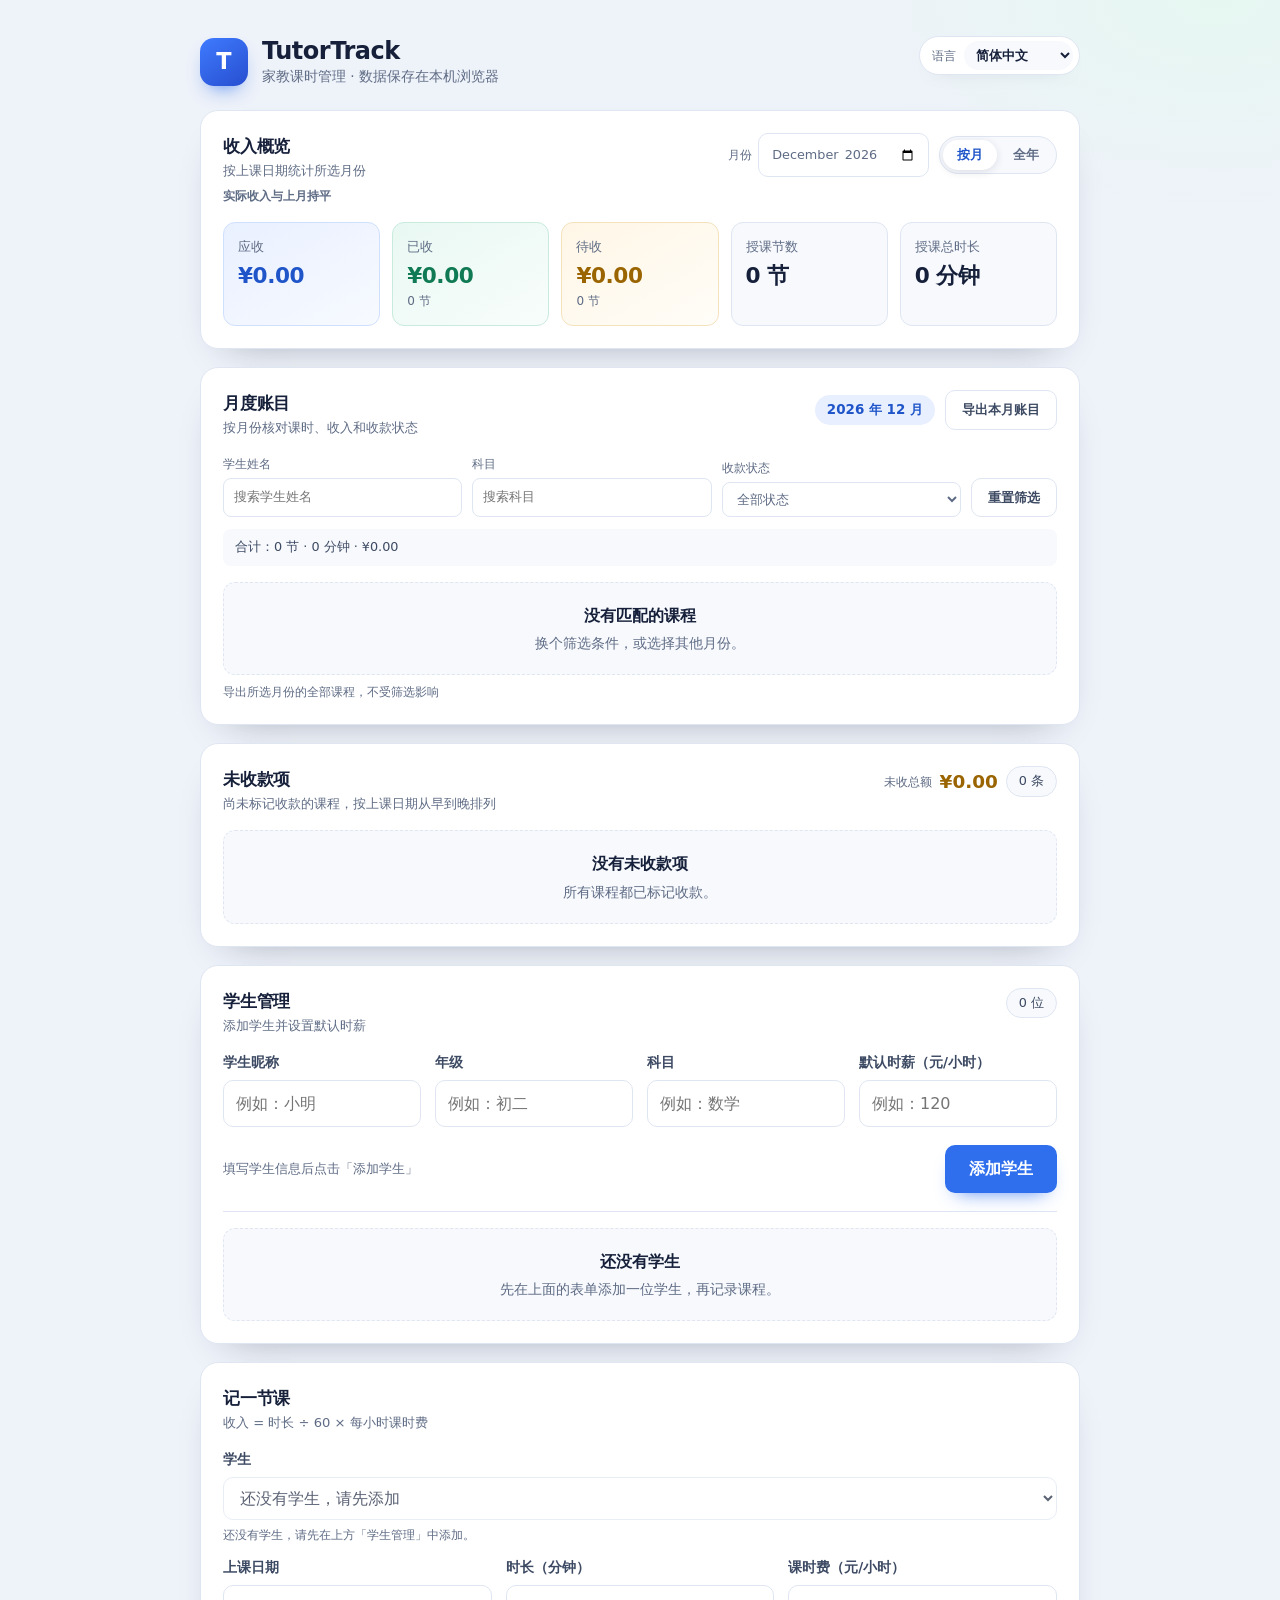
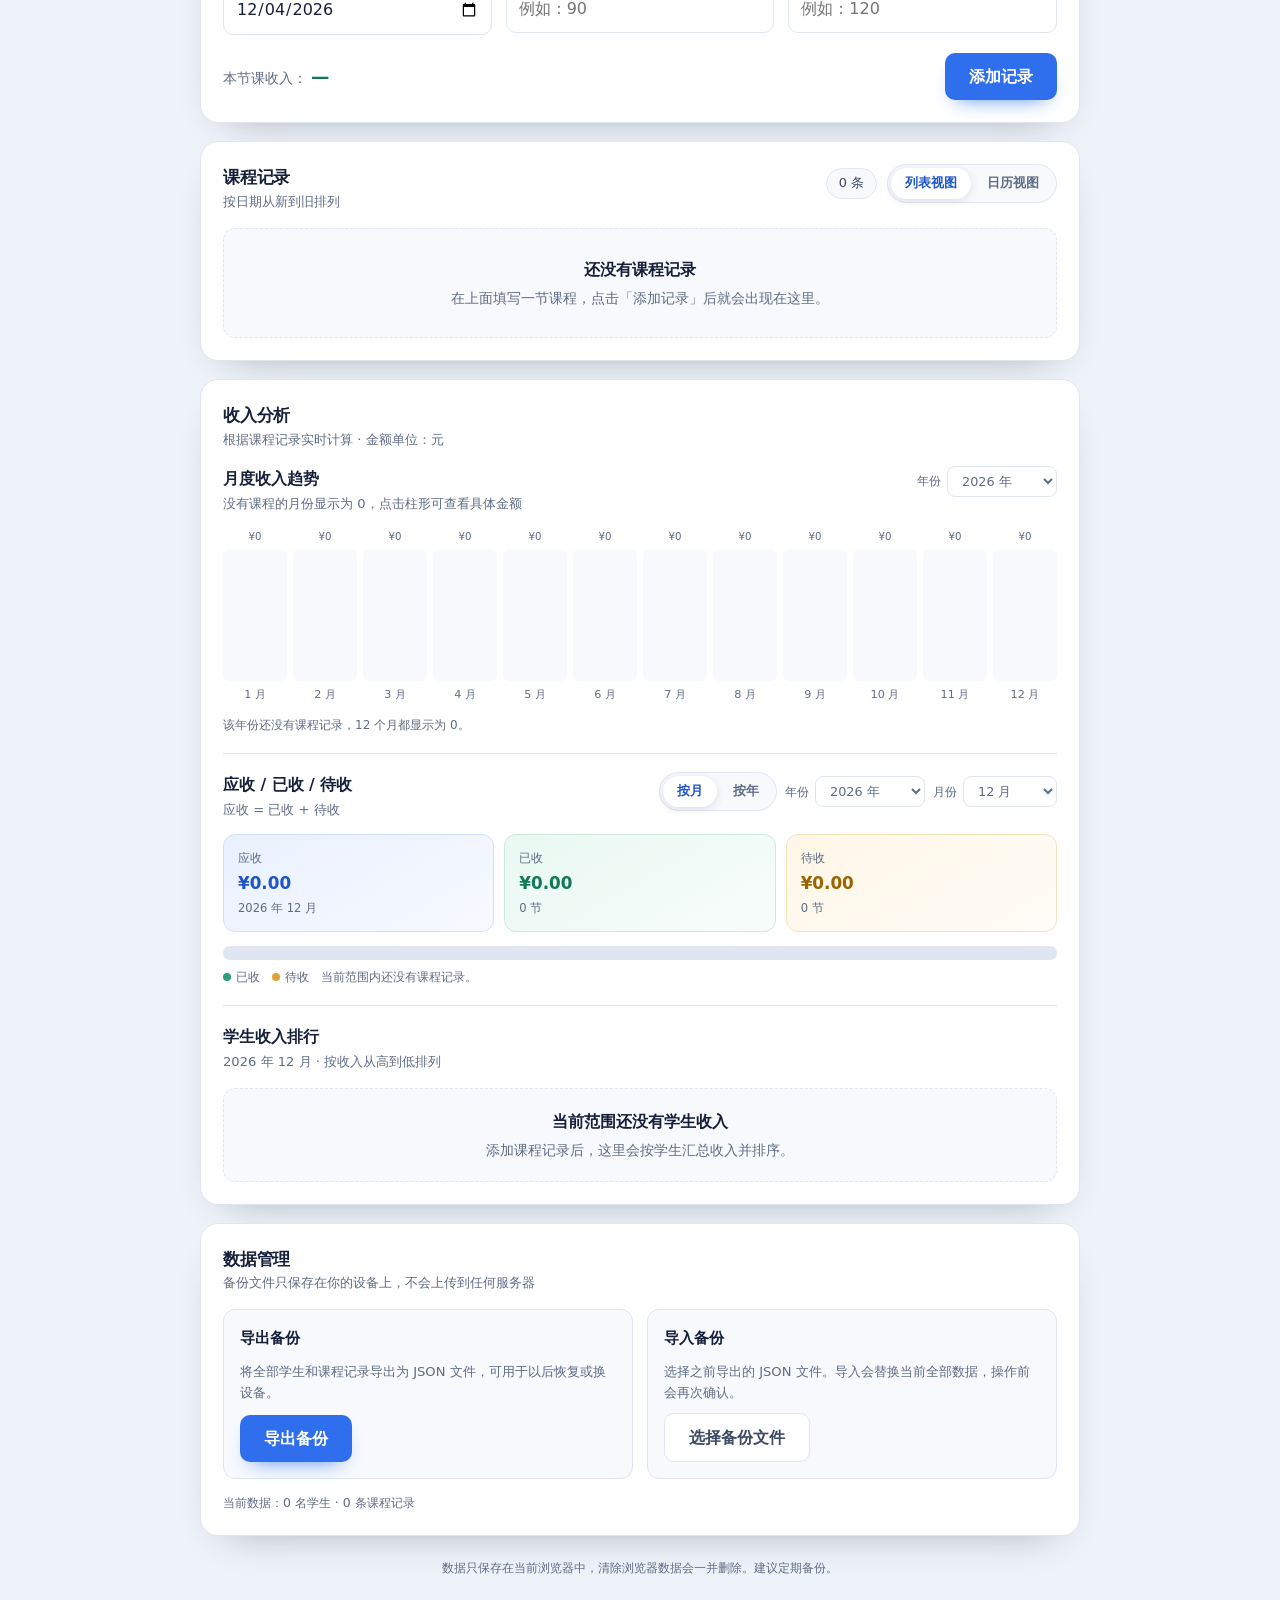
<file: index.html>
<!DOCTYPE html>
<html lang="zh-CN">
<head>
  <meta charset="UTF-8">
  <meta name="viewport" content="width=device-width, initial-scale=1">
  <meta name="color-scheme" content="light">
  <title data-i18n="app.title">TutorTrack · 家教课时管理</title>
  <meta name="description" content="管理学生、记录家教课程、自动计算收入，支持日历视图、收入图表、本地 JSON 备份恢复的网页应用。" data-i18n-content="app.description">
  <link rel="icon" href="data:image/svg+xml,%3Csvg xmlns='http://www.w3.org/2000/svg' viewBox='0 0 64 64'%3E%3Crect width='64' height='64' rx='14' fill='%232f6fed'/%3E%3Ctext x='32' y='45' font-family='Segoe UI, sans-serif' font-size='34' font-weight='700' fill='white' text-anchor='middle'%3ET%3C/text%3E%3C/svg%3E">
  <link rel="stylesheet" href="css/style.css">
</head>
<body>
  <a class="skip-link" href="#main" data-i18n="app.skipLink">跳到主要内容</a>

  <div class="page">
    <header class="site-header">
      <div class="brand">
        <span class="brand__mark" aria-hidden="true">T</span>
        <div>
          <h1 class="brand__name">TutorTrack</h1>
          <p class="brand__tagline" data-i18n="app.tagline">家教课时管理 · 数据保存在本机浏览器</p>
        </div>
      </div>
      <div class="language-switcher">
        <label class="language-switcher__label" for="language-select" data-i18n="language.label">语言</label>
        <select id="language-select" aria-label="语言" data-i18n-aria-label="language.label">
          <option value="zh-CN">简体中文</option>
          <option value="zh-TW">繁體中文</option>
          <option value="en">English</option>
        </select>
      </div>
    </header>

    <div id="storage-warning" class="banner" role="alert" hidden></div>

    <main id="main">
      <!-- 收入概览 -->
      <section class="panel" aria-labelledby="stats-title">
        <div class="panel__head">
          <div>
            <h2 id="stats-title" data-i18n="stats.title">收入概览</h2>
            <p class="muted" id="stats-hint" data-i18n="stats.hint.month">按上课日期统计所选月份</p>
            <p class="stats-compare" id="stats-compare" hidden></p>
          </div>
          <div class="stats-controls">
            <label class="select-inline stats-month" for="stats-month">
              <span data-i18n="ledger.month">月份</span>
              <input type="month" id="stats-month">
            </label>
            <p class="period-label" id="period-label">—</p>
            <div class="segmented" role="group" aria-label="统计范围" data-i18n-aria-label="stats.scopeAria">
              <button type="button" data-period="month" aria-pressed="true" data-i18n="stats.period.month">按月</button>
              <button type="button" data-period="year" aria-pressed="false" data-i18n="stats.period.year">全年</button>
            </div>
          </div>
        </div>

        <div class="stats">
          <article class="stat stat--income">
            <p class="stat__label" id="stat-receivable-label" data-i18n="stats.label.receivable.month">应收</p>
            <p class="stat__value" id="stat-receivable">¥0.00</p>
          </article>
          <article class="stat stat--paid">
            <p class="stat__label" id="stat-paid-label" data-i18n="stats.label.paid.month">已收</p>
            <p class="stat__value" id="stat-paid">¥0.00</p>
            <p class="stat__sub" id="stat-paid-sub">0 节</p>
          </article>
          <article class="stat stat--unpaid">
            <p class="stat__label" id="stat-unpaid-label" data-i18n="stats.label.unpaid.month">待收</p>
            <p class="stat__value" id="stat-unpaid">¥0.00</p>
            <p class="stat__sub" id="stat-unpaid-sub">0 节</p>
          </article>
          <article class="stat">
            <p class="stat__label" data-i18n="stats.label.count">授课节数</p>
            <p class="stat__value" id="stat-count">0 节</p>
          </article>
          <article class="stat">
            <p class="stat__label" data-i18n="stats.label.duration">授课总时长</p>
            <p class="stat__value" id="stat-duration">0 分钟</p>
          </article>
        </div>
      </section>

      <!-- 月度账目 -->
      <section class="panel" aria-labelledby="ledger-title">
        <div class="panel__head">
          <div>
            <h2 id="ledger-title" data-i18n="ledger.title">月度账目</h2>
            <p class="muted" data-i18n="ledger.hint">按月份核对课时、收入和收款状态</p>
          </div>
          <div class="ledger-controls">
            <p class="period-label" id="ledger-month-label">—</p>
            <button type="button" class="btn btn--ghost btn--small" id="ledger-export" data-i18n="ledger.export">导出本月账目</button>
          </div>
        </div>

        <div class="ledger-filters">
          <label class="ledger-filter" for="ledger-student">
            <span data-i18n="ledger.student">学生姓名</span>
            <input type="search" id="ledger-student" placeholder="搜索学生姓名" data-i18n-placeholder="ledger.studentPlaceholder" autocomplete="off">
          </label>
          <label class="ledger-filter" for="ledger-subject">
            <span data-i18n="ledger.subject">科目</span>
            <input type="search" id="ledger-subject" placeholder="搜索科目" data-i18n-placeholder="ledger.subjectPlaceholder" autocomplete="off">
          </label>
          <label class="ledger-filter" for="ledger-status">
            <span data-i18n="ledger.status">收款状态</span>
            <select id="ledger-status">
              <option value="all" data-i18n="ledger.statusAll">全部状态</option>
              <option value="unpaid" data-i18n="status.unpaid">待收款</option>
              <option value="paid" data-i18n="status.paid">已收款</option>
            </select>
          </label>
          <button type="button" class="btn btn--ghost btn--small ledger-reset" id="ledger-reset" data-i18n="ledger.reset">重置筛选</button>
        </div>

        <p class="ledger-summary" id="ledger-summary">—</p>
        <ul class="ledger-list" id="ledger-list"></ul>
        <div class="empty empty--compact" id="ledger-empty" hidden>
          <p class="empty__title" data-i18n="ledger.emptyTitle">没有匹配的课程</p>
          <p class="empty__hint" data-i18n="ledger.emptyHint">换个筛选条件，或选择其他月份。</p>
        </div>
        <p class="chart-note ledger-export-note" data-i18n="ledger.exportNote">导出所选月份的全部课程，不受筛选影响</p>
      </section>

      <!-- 未收款项 -->
      <section class="panel" aria-labelledby="outstanding-title">
        <div class="panel__head">
          <div>
            <h2 id="outstanding-title" data-i18n="outstanding.title">未收款项</h2>
            <p class="muted" data-i18n="outstanding.hint">尚未标记收款的课程，按上课日期从早到晚排列</p>
          </div>
          <div class="outstanding-summary">
            <span data-i18n="outstanding.total">未收总额</span>
            <strong id="outstanding-total">¥0.00</strong>
            <span class="count-badge" id="outstanding-count">0 条</span>
          </div>
        </div>

        <ul class="ledger-list" id="outstanding-list"></ul>
        <div class="empty empty--compact" id="outstanding-empty" hidden>
          <p class="empty__title" data-i18n="outstanding.emptyTitle">没有未收款项</p>
          <p class="empty__hint" data-i18n="outstanding.emptyHint">所有课程都已标记收款。</p>
        </div>
      </section>

      <!-- 学生管理 -->
      <section class="panel" aria-labelledby="students-title">
        <div class="panel__head">
          <div>
            <h2 id="students-title" data-i18n="students.title">学生管理</h2>
            <p class="muted" data-i18n="students.hint">添加学生并设置默认时薪</p>
          </div>
          <p class="count-badge" id="student-count">0 位</p>
        </div>

        <form id="student-form" novalidate>
          <div class="form-grid form-grid--students">
            <div class="field">
              <label for="student-name" data-i18n="students.name.label">学生昵称</label>
              <input type="text" id="student-name" name="name" maxlength="20" placeholder="例如：小明" data-i18n-placeholder="students.name.placeholder" autocomplete="off" required>
              <p class="field__error" id="student-name-error" hidden></p>
            </div>

            <div class="field">
              <label for="student-grade" data-i18n="students.grade.label">年级</label>
              <input type="text" id="student-grade" name="grade" maxlength="20" placeholder="例如：初二" data-i18n-placeholder="students.grade.placeholder">
              <p class="field__error" id="student-grade-error" hidden></p>
            </div>

            <div class="field">
              <label for="student-subject" data-i18n="students.subject.label">科目</label>
              <input type="text" id="student-subject" name="subject" maxlength="20" placeholder="例如：数学" data-i18n-placeholder="students.subject.placeholder">
              <p class="field__error" id="student-subject-error" hidden></p>
            </div>

            <div class="field">
              <label for="student-rate" data-i18n="students.rate.label">默认时薪（元/小时）</label>
              <input type="number" id="student-rate" name="rate" min="0" max="10000" step="10" inputmode="decimal" placeholder="例如：120" data-i18n-placeholder="students.rate.placeholder" required>
              <p class="field__error" id="student-rate-error" hidden></p>
            </div>
          </div>

          <div class="form-footer">
            <p class="muted" id="student-form-hint" data-i18n="students.form.hint">填写学生信息后点击「添加学生」</p>
            <div class="form-actions">
              <button type="button" class="btn btn--ghost" id="student-cancel" data-i18n="students.cancel" hidden>取消编辑</button>
              <button type="submit" class="btn btn--primary" id="student-submit" data-i18n="students.add">添加学生</button>
            </div>
          </div>
        </form>

        <ul class="student-list" id="student-list"></ul>

        <div class="empty empty--compact" id="student-empty-state">
          <p class="empty__title" data-i18n="students.empty.title">还没有学生</p>
          <p class="empty__hint" data-i18n="students.empty.hint">先在上面的表单添加一位学生，再记录课程。</p>
        </div>
      </section>

      <!-- 添加记录 -->
      <section class="panel" aria-labelledby="form-title">
        <div class="panel__head">
          <div>
            <h2 id="form-title" data-i18n="lessonForm.title">记一节课</h2>
            <p class="muted" data-i18n="lessonForm.hint">收入 = 时长 ÷ 60 × 每小时课时费</p>
          </div>
        </div>

        <form id="lesson-form" novalidate>
          <div class="form-grid">
            <div class="field field--full">
              <label for="student" data-i18n="lessonForm.student.label">学生</label>
              <select id="student" name="studentId" required>
                <option value="">还没有学生，请先添加</option>
              </select>
              <p class="field__hint" id="student-hint" data-i18n="lessonForm.student.hint" hidden>还没有学生，请先在上方「学生管理」中添加。</p>
              <p class="field__error" id="student-error" hidden></p>
            </div>

            <div class="field">
              <label for="date" data-i18n="lessonForm.date.label">上课日期</label>
              <input type="date" id="date" name="date" required>
              <p class="field__error" id="date-error" hidden></p>
            </div>

            <div class="field">
              <label for="duration" data-i18n="lessonForm.duration.label">时长（分钟）</label>
              <input type="number" id="duration" name="duration" min="1" max="1440" step="1" inputmode="numeric" placeholder="例如：90" data-i18n-placeholder="lessonForm.duration.placeholder" required>
              <p class="field__error" id="duration-error" hidden></p>
            </div>

            <div class="field">
              <label for="rate" data-i18n="lessonForm.rate.label">课时费（元/小时）</label>
              <input type="number" id="rate" name="rate" min="0" max="10000" step="10" inputmode="decimal" placeholder="例如：120" data-i18n-placeholder="lessonForm.rate.placeholder" required>
              <p class="field__error" id="rate-error" hidden></p>
            </div>
          </div>

          <div class="form-footer">
            <p class="income-preview"><span data-i18n="lessonForm.income.label">本节课收入：</span><strong id="income-preview">—</strong></p>
            <button type="submit" class="btn btn--primary" data-i18n="lessonForm.submit">添加记录</button>
          </div>
        </form>
      </section>

      <!-- 课程记录 -->
      <section class="panel" aria-labelledby="records-title">
        <div class="panel__head">
          <div>
            <h2 id="records-title" data-i18n="records.title">课程记录</h2>
            <p class="muted" id="records-hint" data-i18n="records.hint.list">按日期从新到旧排列</p>
          </div>
          <div class="records-controls">
            <p class="count-badge" id="lesson-count">0 条</p>
            <div class="segmented" role="group" aria-label="课程记录视图" data-i18n-aria-label="records.viewAria">
              <button type="button" data-view="list" aria-pressed="true" data-i18n="records.view.list">列表视图</button>
              <button type="button" data-view="calendar" aria-pressed="false" data-i18n="records.view.calendar">日历视图</button>
            </div>
          </div>
        </div>

        <div id="list-view">
          <ul class="lesson-list" id="lesson-list"></ul>

          <div class="empty" id="empty-state">
            <p class="empty__title" data-i18n="records.empty.title">还没有课程记录</p>
            <p class="empty__hint" data-i18n="records.empty.hint">在上面填写一节课程，点击「添加记录」后就会出现在这里。</p>
          </div>
        </div>

        <div class="calendar" id="calendar-view" hidden>
          <div class="calendar__toolbar">
            <div class="calendar__nav">
              <button type="button" class="btn-icon btn-icon--nav" data-action="calendar-prev" aria-label="上个月" data-i18n-aria-label="calendar.prev">‹</button>
              <p class="calendar__title" id="calendar-title">—</p>
              <button type="button" class="btn-icon btn-icon--nav" data-action="calendar-next" aria-label="下个月" data-i18n-aria-label="calendar.next">›</button>
            </div>
            <button type="button" class="btn btn--ghost btn--small" data-action="calendar-today" data-i18n="calendar.today">今天</button>
          </div>

          <div class="calendar__weekdays" aria-hidden="true">
            <span data-i18n="calendar.weekday.mon">一</span>
            <span data-i18n="calendar.weekday.tue">二</span>
            <span data-i18n="calendar.weekday.wed">三</span>
            <span data-i18n="calendar.weekday.thu">四</span>
            <span data-i18n="calendar.weekday.fri">五</span>
            <span data-i18n="calendar.weekday.sat">六</span>
            <span data-i18n="calendar.weekday.sun">日</span>
          </div>

          <div class="calendar__grid" id="calendar-grid" role="grid" aria-label="课程日历" data-i18n-aria-label="calendar.gridAria"></div>

          <div class="calendar__detail">
            <div class="calendar__detail-head">
              <div>
                <h3 id="calendar-day-title" data-i18n="calendar.dayTitle">选择日期</h3>
                <p class="muted" id="calendar-day-summary" data-i18n="calendar.daySummary">点击日历中的日期查看当天课程。</p>
              </div>
              <p class="count-badge" id="calendar-day-count">0 条</p>
            </div>

            <ul class="lesson-list lesson-list--day" id="calendar-day-list"></ul>

            <div class="empty empty--compact" id="calendar-day-empty" hidden>
              <p class="empty__title" id="calendar-day-empty-title" data-i18n="calendar.noLessons">当天没有课程</p>
              <p class="empty__hint" id="calendar-day-empty-hint" data-i18n="calendar.noLessonsHint">可以选择其他日期，或在上方「记一节课」中添加。</p>
            </div>
          </div>
        </div>
      </section>

      <!-- 收入分析 -->
      <section class="panel" aria-labelledby="analysis-title">
        <div class="panel__head">
          <div>
            <h2 id="analysis-title" data-i18n="analysis.title">收入分析</h2>
            <p class="muted" data-i18n="analysis.hint">根据课程记录实时计算 · 金额单位：元</p>
          </div>
        </div>

        <article class="analysis-block">
          <div class="analysis-block__head">
            <div>
              <h3 data-i18n="analysis.trend.title">月度收入趋势</h3>
              <p class="muted" data-i18n="analysis.trend.hint">没有课程的月份显示为 0，点击柱形可查看具体金额</p>
            </div>
            <label class="select-inline" for="trend-year">
              <span data-i18n="analysis.year">年份</span>
              <select id="trend-year"></select>
            </label>
          </div>

          <div class="chart-scroll">
            <div class="trend-chart" id="trend-chart" role="img" aria-label="月度收入趋势图" data-i18n-aria-label="analysis.trend.title"></div>
          </div>
          <p class="chart-note" id="trend-empty" data-i18n="analysis.trendEmpty" hidden>该年份还没有课程记录，12 个月都显示为 0。</p>
        </article>

        <article class="analysis-block">
          <div class="analysis-block__head">
            <div>
              <h3 data-i18n="analysis.payments.title">应收 / 已收 / 待收</h3>
              <p class="muted" data-i18n="analysis.payments.hint">应收 = 已收 + 待收</p>
            </div>
            <div class="analysis-range">
              <div class="segmented" role="group" aria-label="收入对比范围" data-i18n-aria-label="analysis.periodAria">
                <button type="button" data-analysis-period="month" aria-pressed="true" data-i18n="analysis.period.month">按月</button>
                <button type="button" data-analysis-period="year" aria-pressed="false" data-i18n="analysis.period.year">按年</button>
              </div>
              <label class="select-inline" for="analysis-year">
                <span data-i18n="analysis.year">年份</span>
                <select id="analysis-year"></select>
              </label>
              <label class="select-inline" for="analysis-month">
                <span data-i18n="analysis.month">月份</span>
                <select id="analysis-month"></select>
              </label>
            </div>
          </div>

          <div class="payment-cards">
            <div class="payment-card payment-card--total">
              <p class="payment-card__label" data-i18n="analysis.receivable">应收</p>
              <p class="payment-card__value" id="analysis-receivable">¥0.00</p>
              <p class="payment-card__sub" id="analysis-range-label">—</p>
            </div>
            <div class="payment-card payment-card--paid">
              <p class="payment-card__label" data-i18n="analysis.paid">已收</p>
              <p class="payment-card__value" id="analysis-paid">¥0.00</p>
              <p class="payment-card__sub" id="analysis-paid-sub">0 节</p>
            </div>
            <div class="payment-card payment-card--unpaid">
              <p class="payment-card__label" data-i18n="analysis.unpaid">待收</p>
              <p class="payment-card__value" id="analysis-unpaid">¥0.00</p>
              <p class="payment-card__sub" id="analysis-unpaid-sub">0 节</p>
            </div>
          </div>

          <div class="split-bar" id="payment-bar" role="img" aria-label="已收与待收占比" data-i18n-aria-label="analysis.payments.title">
            <span class="split-bar__paid" id="payment-bar-paid"></span>
            <span class="split-bar__unpaid" id="payment-bar-unpaid"></span>
          </div>
          <div class="chart-legend">
            <span><i class="legend-dot legend-dot--paid" aria-hidden="true"></i><span data-i18n="analysis.paid">已收</span></span>
            <span><i class="legend-dot legend-dot--unpaid" aria-hidden="true"></i><span data-i18n="analysis.unpaid">待收</span></span>
            <span class="chart-note" id="payment-empty" data-i18n="analysis.paymentEmpty" hidden>当前范围内还没有课程记录。</span>
          </div>
        </article>

        <article class="analysis-block">
          <div class="analysis-block__head">
            <div>
              <h3 data-i18n="analysis.rank.title">学生收入排行</h3>
              <p class="muted" id="student-chart-hint" data-i18n="analysis.rank.hint">按收入从高到低排列</p>
            </div>
          </div>

          <div class="rank-chart" id="student-chart"></div>
          <div class="empty empty--compact" id="student-chart-empty" hidden>
            <p class="empty__title" data-i18n="analysis.rank.emptyTitle">当前范围还没有学生收入</p>
            <p class="empty__hint" data-i18n="analysis.rank.emptyHint">添加课程记录后，这里会按学生汇总收入并排序。</p>
          </div>
        </article>
      </section>

      <!-- 数据管理 -->
      <section class="panel" aria-labelledby="data-title">
        <div class="panel__head">
          <div>
            <h2 id="data-title" data-i18n="data.title">数据管理</h2>
            <p class="muted" data-i18n="data.hint">备份文件只保存在你的设备上，不会上传到任何服务器</p>
          </div>
        </div>

        <div class="data-grid">
          <article class="data-card">
            <h3 data-i18n="data.export.title">导出备份</h3>
            <p class="muted" data-i18n="data.export.hint">将全部学生和课程记录导出为 JSON 文件，可用于以后恢复或换设备。</p>
            <button type="button" class="btn btn--primary" id="export-backup" data-i18n="data.export.button">导出备份</button>
            <button type="button" class="btn btn--ghost" id="export-raw" data-i18n="data.export.raw.button" hidden>导出原始恢复文件</button>
            <p class="muted" id="raw-export-hint" data-i18n="data.export.raw.hint" hidden>这是原始恢复文件，不是标准 TutorTrack 备份，当前版本不保证能直接导入。</p>
          </article>

          <article class="data-card">
            <h3 data-i18n="data.import.title">导入备份</h3>
            <p class="muted" data-i18n="data.import.hint">选择之前导出的 JSON 文件。导入会替换当前全部数据，操作前会再次确认。</p>
            <input type="file" id="import-file" accept="application/json,.json" hidden>
            <button type="button" class="btn btn--ghost" id="import-trigger" data-i18n="data.import.button">选择备份文件</button>
            <p class="data-status" id="import-status" role="status" hidden></p>
          </article>
        </div>

        <p class="data-summary" id="data-summary">当前数据：0 名学生 · 0 条课程记录</p>
      </section>
    </main>

    <footer class="site-footer">
      <p data-i18n="data.footer">数据只保存在当前浏览器中，清除浏览器数据会一并删除。建议定期备份。</p>
    </footer>
  </div>

  <!-- 学生列表项模板 -->
  <template id="student-item-template">
    <li class="student">
      <div class="student__who">
        <p class="student__name" data-field="name"></p>
        <p class="student__meta" data-field="meta"></p>
      </div>
      <p class="student__rate" data-field="rate"></p>
      <div class="student__actions">
        <button type="button" class="btn-icon" data-action="edit-student" data-i18n="common.edit">编辑</button>
        <button type="button" class="btn-icon btn-icon--danger" data-action="delete-student" data-i18n="common.delete">删除</button>
      </div>
    </li>
  </template>

  <!-- 课程列表项模板 -->
  <template id="lesson-item-template">
    <li class="lesson">
      <div class="lesson__who">
        <p class="lesson__student" data-field="student"></p>
        <p class="lesson__date" data-field="date"></p>
      </div>
      <p class="lesson__meta">
        <span data-field="duration"></span>
        <span class="lesson__dot" aria-hidden="true">·</span>
        <span data-field="rate"></span>
      </p>
      <p class="lesson__income" data-field="income"></p>
      <div class="lesson__side">
        <span class="status-badge" data-field="status"></span>
        <div class="lesson__actions">
          <button type="button" class="btn-icon" data-action="toggle-paid"></button>
          <button type="button" class="btn-icon" data-action="edit" data-i18n="common.edit">编辑</button>
          <button type="button" class="btn-icon btn-icon--danger" data-action="delete" data-i18n="common.delete">删除</button>
        </div>
      </div>
    </li>
  </template>

  <!-- 日历当天课程模板 -->
  <template id="calendar-lesson-template">
    <li class="day-lesson">
      <div class="day-lesson__main">
        <p class="day-lesson__student" data-field="student"></p>
        <p class="day-lesson__meta">
          <span data-field="duration"></span>
          <span class="lesson__dot" aria-hidden="true">·</span>
          <span data-field="rate"></span>
        </p>
      </div>
      <p class="day-lesson__income" data-field="income"></p>
      <span class="status-badge" data-field="status"></span>
      <div class="day-lesson__actions">
        <button type="button" class="btn-icon" data-action="toggle-paid"></button>
        <button type="button" class="btn-icon" data-action="edit" data-i18n="common.edit">编辑</button>
        <button type="button" class="btn-icon btn-icon--danger" data-action="delete" data-i18n="common.delete">删除</button>
      </div>
    </li>
  </template>

  <!-- 月度账目 / 未收款项行模板 -->
  <template id="ledger-item-template">
    <li class="ledger-item">
      <div class="ledger-item__who">
        <p class="ledger-item__student" data-field="student"></p>
        <p class="ledger-item__meta">
          <span data-field="date"></span>
          <span class="ledger-item__sep" aria-hidden="true">·</span>
          <span data-field="subject"></span>
        </p>
      </div>
      <p class="ledger-item__amount" data-field="amount"></p>
      <p class="ledger-item__numbers">
        <span data-field="duration"></span>
        <span class="ledger-item__sep" aria-hidden="true">·</span>
        <span data-field="rate"></span>
      </p>
      <span class="status-badge" data-field="status"></span>
      <div class="ledger-item__actions">
        <button type="button" class="btn-icon" data-action="toggle-paid"></button>
        <button type="button" class="btn-icon" data-action="edit" data-i18n="common.edit">编辑</button>
        <button type="button" class="btn-icon btn-icon--danger" data-action="delete" data-i18n="common.delete">删除</button>
      </div>
    </li>
  </template>

  <!-- 编辑课程弹窗 -->
  <dialog class="modal" id="lesson-dialog" aria-labelledby="lesson-dialog-title">
    <form id="lesson-edit-form" class="modal__body" novalidate>
      <div class="modal__head">
        <div>
          <h2 id="lesson-dialog-title" data-i18n="modal.title">编辑课程记录</h2>
          <p class="muted" data-i18n="modal.hint">修改后点击「保存」，原记录会被更新。</p>
        </div>
        <button type="button" class="modal__close" data-action="close-edit" aria-label="关闭编辑窗口" data-i18n-aria-label="modal.closeAria">×</button>
      </div>

      <div class="form-grid">
        <div class="field field--full">
          <label for="edit-student" data-i18n="lessonForm.student.label">学生</label>
          <select id="edit-student" name="studentId" required></select>
          <p class="field__error" id="edit-student-error" hidden></p>
        </div>

        <div class="field">
          <label for="edit-date" data-i18n="lessonForm.date.label">上课日期</label>
          <input type="date" id="edit-date" name="date" required>
          <p class="field__error" id="edit-date-error" hidden></p>
        </div>

        <div class="field">
          <label for="edit-duration" data-i18n="lessonForm.duration.label">时长（分钟）</label>
          <input type="number" id="edit-duration" name="duration" min="1" max="1440" step="1" inputmode="numeric" required>
          <p class="field__error" id="edit-duration-error" hidden></p>
        </div>

        <div class="field">
          <label for="edit-rate" data-i18n="lessonForm.rate.label">课时费（元/小时）</label>
          <input type="number" id="edit-rate" name="rate" min="0" max="10000" step="10" inputmode="decimal" required>
          <p class="field__error" id="edit-rate-error" hidden></p>
        </div>

        <div class="field field--full">
          <span class="field-label" data-i18n="modal.paid.label">收款状态</span>
          <div class="radio-row">
            <label class="radio">
              <input type="radio" name="paid" value="unpaid">
              <span data-i18n="status.unpaid">待收款</span>
            </label>
            <label class="radio">
              <input type="radio" name="paid" value="paid">
              <span data-i18n="status.paid">已收款</span>
            </label>
          </div>
        </div>
      </div>

      <div class="modal__footer">
        <p class="income-preview"><span data-i18n="lessonForm.income.label">本节课收入：</span><strong id="edit-income-preview">—</strong></p>
        <div class="form-actions">
          <button type="button" class="btn btn--ghost" id="lesson-edit-cancel" data-i18n="modal.cancel">取消</button>
          <button type="submit" class="btn btn--primary" data-i18n="modal.save">保存</button>
        </div>
      </div>
    </form>
  </dialog>

  <div class="toast" id="toast" role="status" aria-live="polite" hidden></div>

  <noscript>
    <div class="banner" data-i18n="app.noscript">这个页面需要启用 JavaScript 才能工作，请在浏览器设置中允许 JavaScript。</div>
  </noscript>

  <!-- 顺序很重要：i18n → calc → storage → ui → app -->
  <script src="js/i18n.js" defer></script>
  <script src="js/calc.js" defer></script>
  <script src="js/storage.js" defer></script>
  <script src="js/ui.js" defer></script>
  <script src="js/app.js" defer></script>
</body>
</html>
</file>
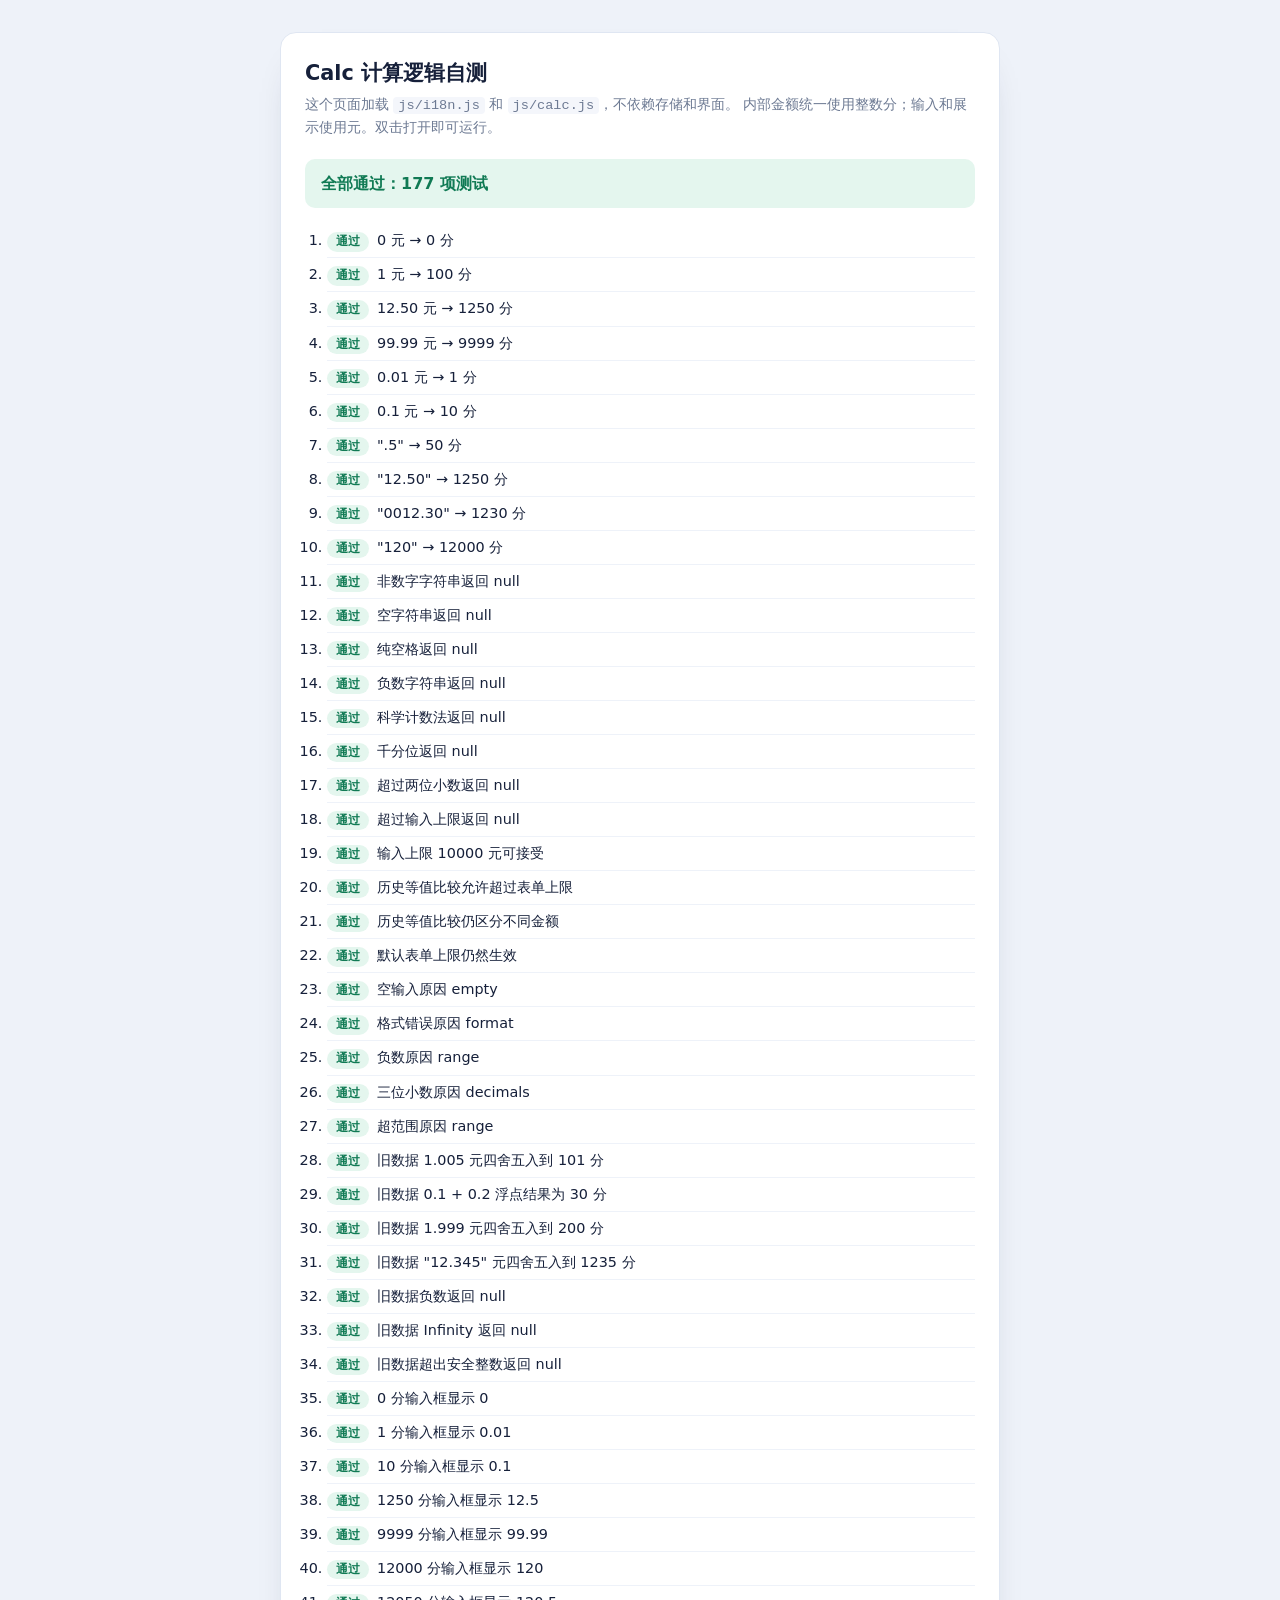
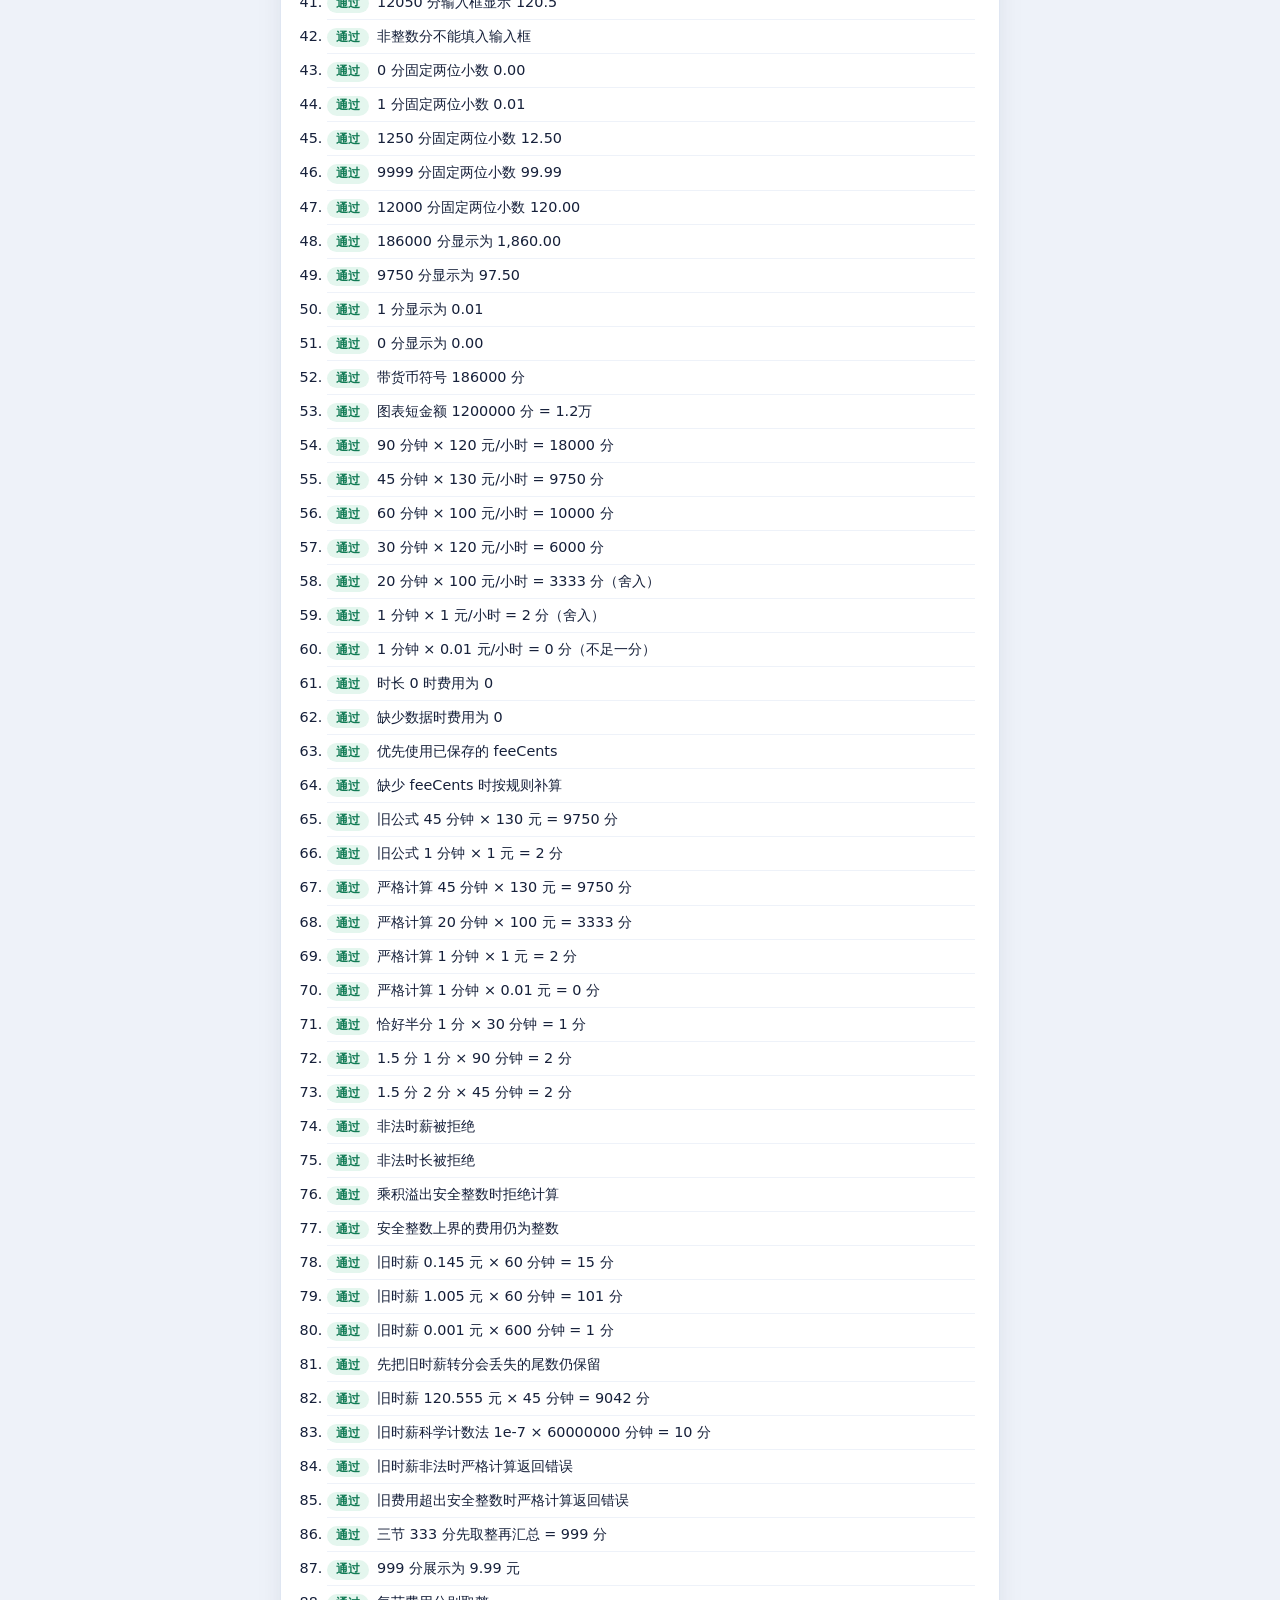
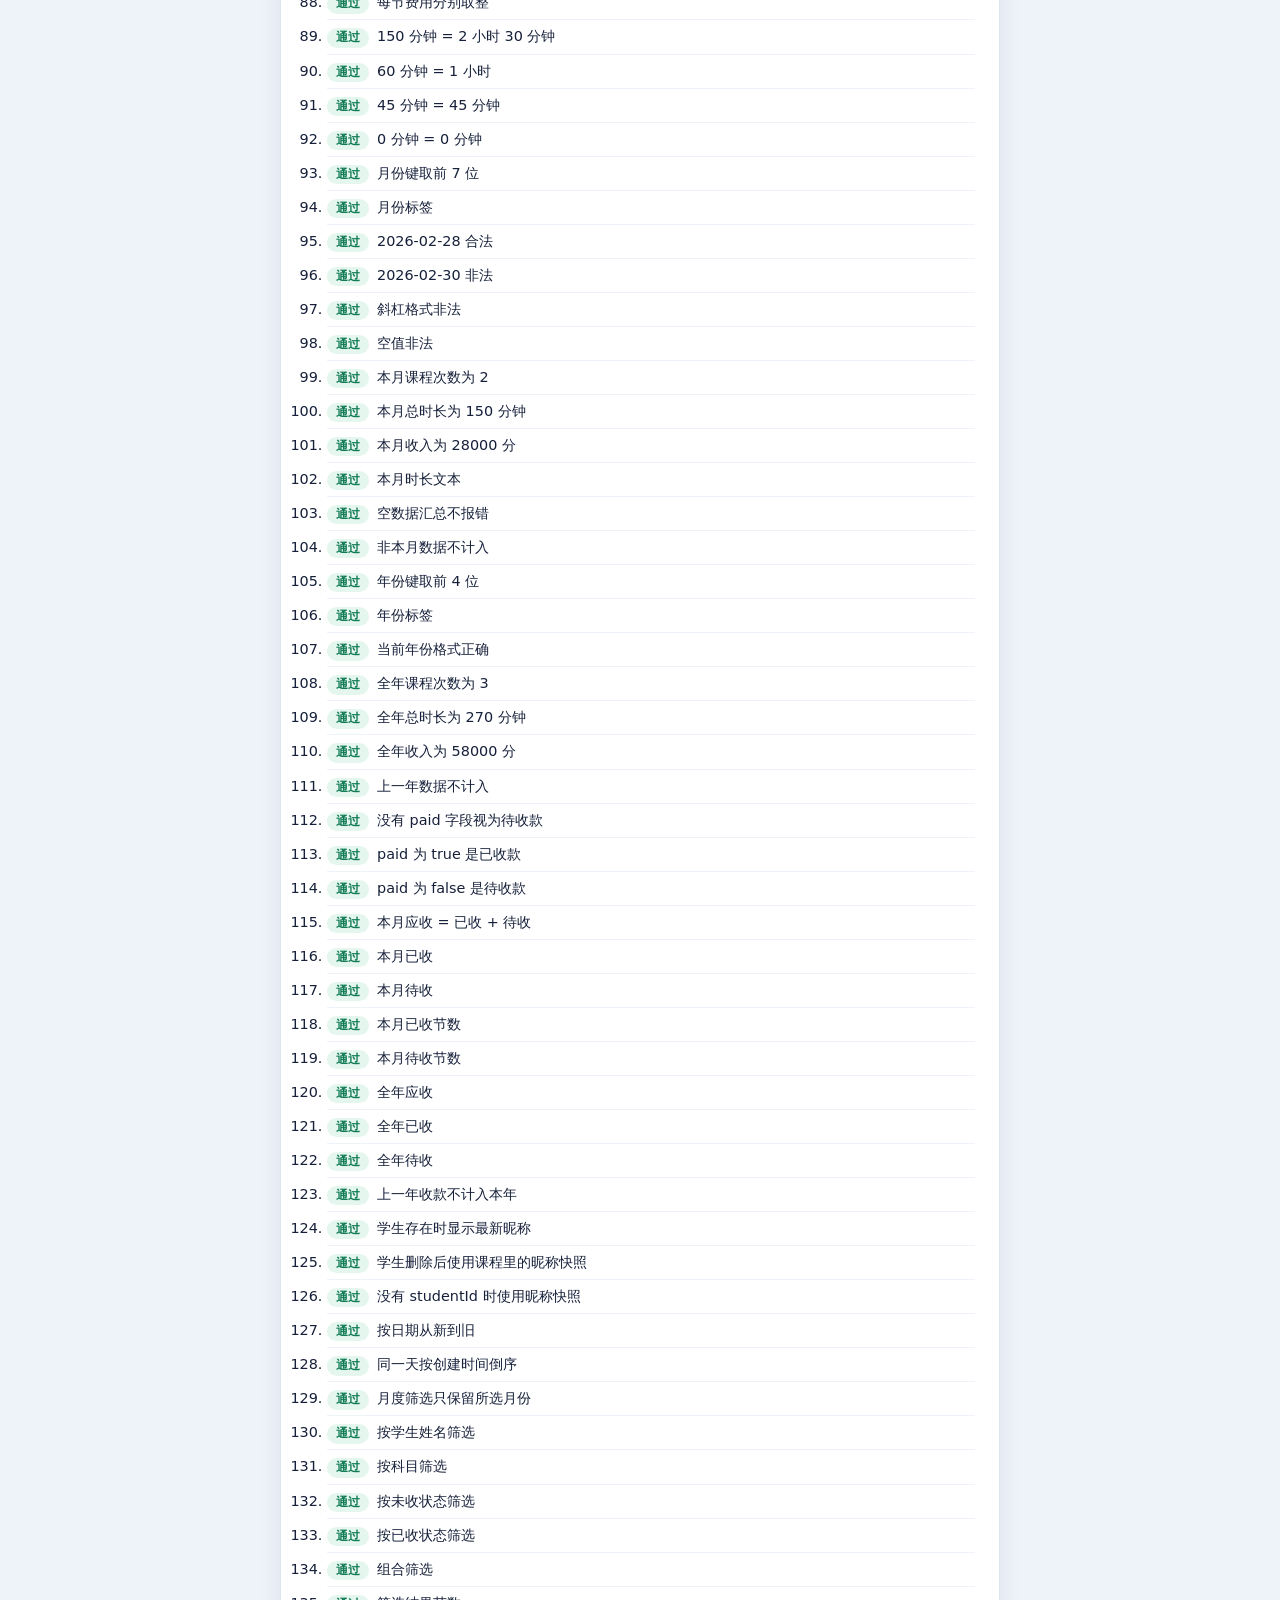
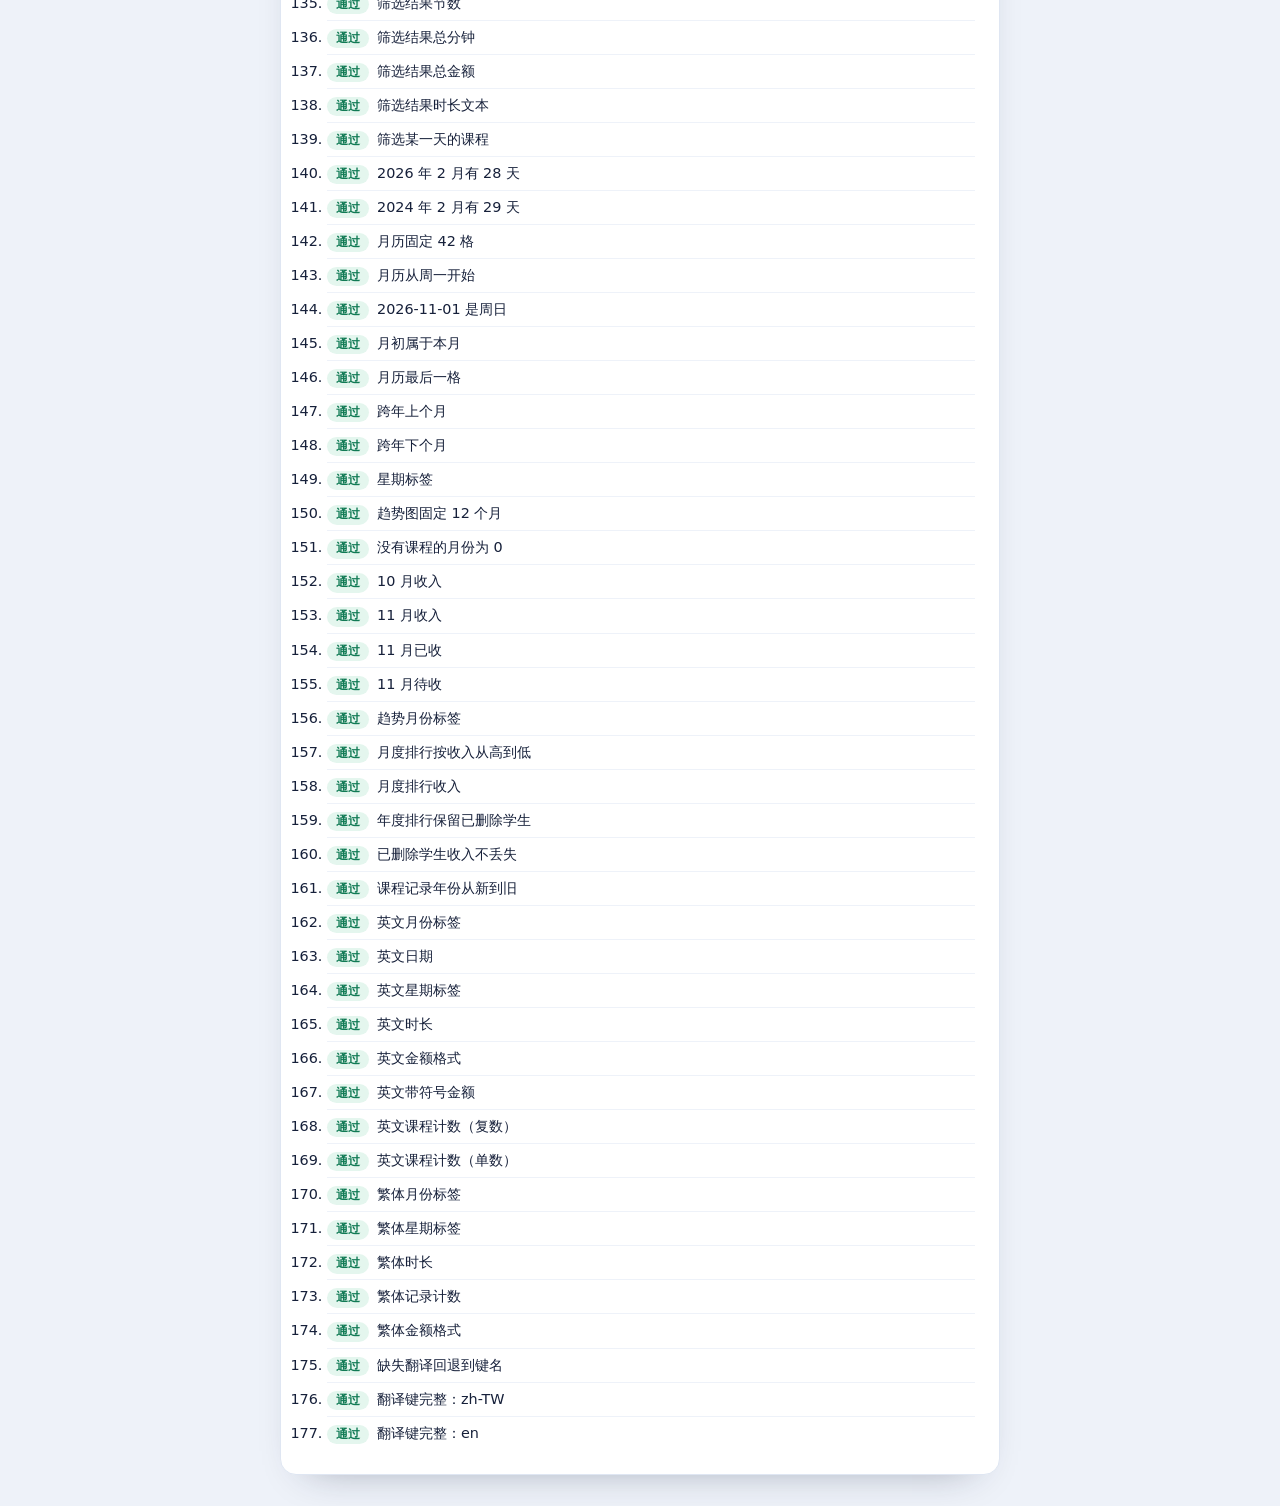
<file: tests/calc.test.html>
<!DOCTYPE html>
<html lang="zh-CN">
<head>
  <meta charset="UTF-8">
  <meta name="viewport" content="width=device-width, initial-scale=1">
  <title>TutorTrack · 计算逻辑自测</title>
  <style>
    :root {
      --ink: #16203a;
      --muted: #6d7a93;
      --line: #dfe6f2;
      --pass: #107a54;
      --fail: #cf3b3b;
      --font: "Segoe UI", "Microsoft YaHei", "PingFang SC", system-ui, sans-serif;
    }
    * { box-sizing: border-box; }
    body {
      margin: 0;
      padding: 32px 16px;
      font-family: var(--font);
      line-height: 1.6;
      color: var(--ink);
      background: #eef2f9;
    }
    main {
      width: min(100%, 720px);
      margin: 0 auto;
      padding: 24px;
      background: #fff;
      border: 1px solid var(--line);
      border-radius: 16px;
      box-shadow: 0 18px 40px -28px rgba(22, 32, 58, .45);
    }
    h1 { margin: 0 0 4px; font-size: 1.3rem; }
    .sub { margin: 0 0 20px; color: var(--muted); font-size: .85rem; }
    .summary {
      padding: 12px 16px;
      margin-bottom: 16px;
      border-radius: 10px;
      font-weight: 600;
    }
    .summary.ok { background: #e4f6ee; color: var(--pass); }
    .summary.bad { background: #fdeaea; color: var(--fail); }
    ol { margin: 0; padding-left: 22px; }
    li { padding: 5px 0; border-bottom: 1px solid #eef2f9; font-size: .9rem; }
    li:last-child { border-bottom: 0; }
    .name { margin-right: 8px; }
    .tag {
      display: inline-block;
      min-width: 42px;
      margin-right: 8px;
      font-size: .75rem;
      font-weight: 700;
      text-align: center;
      border-radius: 999px;
    }
    .tag.pass { background: #e4f6ee; color: var(--pass); }
    .tag.fail { background: #fdeaea; color: var(--fail); }
    .detail { display: block; margin-top: 2px; color: var(--muted); font-size: .8rem; }
    code { background: #f4f6fb; padding: 1px 5px; border-radius: 4px; }
  </style>
</head>
<body>
  <main>
    <h1>Calc 计算逻辑自测</h1>
    <p class="sub">
      这个页面加载 <code>js/i18n.js</code> 和 <code>js/calc.js</code>，不依赖存储和界面。
      内部金额统一使用整数分；输入和展示使用元。双击打开即可运行。
    </p>
    <div class="summary" id="summary">运行中…</div>
    <ol id="results"></ol>
  </main>

  <script src="../js/i18n.js"></script>
  <script src="../js/calc.js"></script>
  <script>
    (function () {
      'use strict';

      I18N.setLanguage('zh-CN', { persist: false });
      var results = [];

      function check(name, actual, expected) {
        var pass = JSON.stringify(actual) === JSON.stringify(expected);
        results.push({ name: name, pass: pass, actual: actual, expected: expected });
      }

      function show(value) {
        return JSON.stringify(value);
      }

      /* ---------- 元 → 整数分 ---------- */
      check('0 元 → 0 分', Calc.yuanToCents(0), 0);
      check('1 元 → 100 分', Calc.yuanToCents(1), 100);
      check('12.50 元 → 1250 分', Calc.yuanToCents(12.5), 1250);
      check('99.99 元 → 9999 分', Calc.yuanToCents(99.99), 9999);
      check('0.01 元 → 1 分', Calc.yuanToCents(0.01), 1);
      check('0.1 元 → 10 分', Calc.yuanToCents(0.1), 10);
      check('".5" → 50 分', Calc.yuanToCents('.5'), 50);
      check('"12.50" → 1250 分', Calc.yuanToCents('12.50'), 1250);
      check('"0012.30" → 1230 分', Calc.yuanToCents('0012.30'), 1230);
      check('"120" → 12000 分', Calc.yuanToCents('120'), 12000);
      check('非数字字符串返回 null', Calc.yuanToCents('abc'), null);
      check('空字符串返回 null', Calc.yuanToCents(''), null);
      check('纯空格返回 null', Calc.yuanToCents('  '), null);
      check('负数字符串返回 null', Calc.yuanToCents('-1'), null);
      check('科学计数法返回 null', Calc.yuanToCents('1e3'), null);
      check('千分位返回 null', Calc.yuanToCents('1,000'), null);
      check('超过两位小数返回 null', Calc.yuanToCents('12.345'), null);
      check('超过输入上限返回 null', Calc.yuanToCents('10000.01'), null);
      check('输入上限 10000 元可接受', Calc.yuanToCents('10000'), 1000000);
      check(
        '历史等值比较允许超过表单上限',
        Calc.parseYuanInput('20000.00', { maxCents: Number.MAX_SAFE_INTEGER }),
        { ok: true, cents: 2000000 }
      );
      check(
        '历史等值比较仍区分不同金额',
        Calc.parseYuanInput('20000.01', { maxCents: Number.MAX_SAFE_INTEGER }),
        { ok: true, cents: 2000001 }
      );
      check('默认表单上限仍然生效', Calc.parseYuanInput('20000.00'), {
        ok: false, reason: 'range'
      });

      check('空输入原因 empty', Calc.parseYuanInput('').reason, 'empty');
      check('格式错误原因 format', Calc.parseYuanInput('abc').reason, 'format');
      check('负数原因 range', Calc.parseYuanInput('-1').reason, 'range');
      check('三位小数原因 decimals', Calc.parseYuanInput('12.345').reason, 'decimals');
      check('超范围原因 range', Calc.parseYuanInput('10000.01').reason, 'range');

      /* ---------- 旧数据元金额（允许超过两位小数） ---------- */
      check('旧数据 1.005 元四舍五入到 101 分', Calc.legacyYuanToCents(1.005), 101);
      check('旧数据 0.1 + 0.2 浮点结果为 30 分', Calc.legacyYuanToCents(0.1 + 0.2), 30);
      check('旧数据 1.999 元四舍五入到 200 分', Calc.legacyYuanToCents(1.999), 200);
      check('旧数据 "12.345" 元四舍五入到 1235 分', Calc.legacyYuanToCents('12.345'), 1235);
      check('旧数据负数返回 null', Calc.legacyYuanToCents(-1), null);
      check('旧数据 Infinity 返回 null', Calc.legacyYuanToCents(Infinity), null);
      check('旧数据超出安全整数返回 null', Calc.legacyYuanToCents(99999999999999), null);

      /* ---------- 整数分 → 元字符串 ---------- */
      check('0 分输入框显示 0', Calc.centsToYuanInput(0), '0');
      check('1 分输入框显示 0.01', Calc.centsToYuanInput(1), '0.01');
      check('10 分输入框显示 0.1', Calc.centsToYuanInput(10), '0.1');
      check('1250 分输入框显示 12.5', Calc.centsToYuanInput(1250), '12.5');
      check('9999 分输入框显示 99.99', Calc.centsToYuanInput(9999), '99.99');
      check('12000 分输入框显示 120', Calc.centsToYuanInput(12000), '120');
      check('12050 分输入框显示 120.5', Calc.centsToYuanInput(12050), '120.5');
      check('非整数分不能填入输入框', Calc.centsToYuanInput(12.5), '');

      check('0 分固定两位小数 0.00', Calc.centsToYuanFixed(0), '0.00');
      check('1 分固定两位小数 0.01', Calc.centsToYuanFixed(1), '0.01');
      check('1250 分固定两位小数 12.50', Calc.centsToYuanFixed(1250), '12.50');
      check('9999 分固定两位小数 99.99', Calc.centsToYuanFixed(9999), '99.99');
      check('12000 分固定两位小数 120.00', Calc.centsToYuanFixed(12000), '120.00');

      /* ---------- 金额格式化（仅展示） ---------- */
      check('186000 分显示为 1,860.00', I18N.formatCents(186000), '1,860.00');
      check('9750 分显示为 97.50', I18N.formatCents(9750), '97.50');
      check('1 分显示为 0.01', I18N.formatCents(1), '0.01');
      check('0 分显示为 0.00', I18N.formatCents(0), '0.00');
      check('带货币符号 186000 分', I18N.formatCurrencyCents(186000), '¥1,860.00');
      check('图表短金额 1200000 分 = 1.2万', I18N.formatCompactCurrencyCents(1200000), '¥1.2万');

      /* ---------- 单节课费用 ---------- */
      check('90 分钟 × 120 元/小时 = 18000 分', Calc.lessonFeeCentsFromRate(12000, 90), 18000);
      check('45 分钟 × 130 元/小时 = 9750 分', Calc.lessonFeeCentsFromRate(13000, 45), 9750);
      check('60 分钟 × 100 元/小时 = 10000 分', Calc.lessonFeeCentsFromRate(10000, 60), 10000);
      check('30 分钟 × 120 元/小时 = 6000 分', Calc.lessonFeeCentsFromRate(12000, 30), 6000);
      check('20 分钟 × 100 元/小时 = 3333 分（舍入）', Calc.lessonFeeCentsFromRate(10000, 20), 3333);
      check('1 分钟 × 1 元/小时 = 2 分（舍入）', Calc.lessonFeeCentsFromRate(100, 1), 2);
      check('1 分钟 × 0.01 元/小时 = 0 分（不足一分）', Calc.lessonFeeCentsFromRate(1, 1), 0);
      check('时长 0 时费用为 0', Calc.lessonFeeCentsFromRate(12000, 0), 0);
      check('缺少数据时费用为 0', Calc.lessonFeeCents(null), 0);
      check('优先使用已保存的 feeCents', Calc.lessonFeeCents({
        feeCents: 9999, hourlyRateCents: 15000, duration: 90
      }), 9999);
      check('缺少 feeCents 时按规则补算', Calc.lessonFeeCents({
        hourlyRateCents: 15000, duration: 90
      }), 22500);
      check('旧公式 45 分钟 × 130 元 = 9750 分', Calc.legacyLessonFeeCents(130, 45), 9750);
      check('旧公式 1 分钟 × 1 元 = 2 分', Calc.legacyLessonFeeCents(1, 1), 2);

      /* ---------- 严格整数费用计算 ---------- */
      check('严格计算 45 分钟 × 130 元 = 9750 分', Calc.calculateLessonFeeCents(13000, 45), {
        ok: true, cents: 9750, code: null
      });
      check('严格计算 20 分钟 × 100 元 = 3333 分', Calc.calculateLessonFeeCents(10000, 20), {
        ok: true, cents: 3333, code: null
      });
      check('严格计算 1 分钟 × 1 元 = 2 分', Calc.calculateLessonFeeCents(100, 1), {
        ok: true, cents: 2, code: null
      });
      check('严格计算 1 分钟 × 0.01 元 = 0 分', Calc.calculateLessonFeeCents(1, 1), {
        ok: true, cents: 0, code: null
      });
      check('恰好半分 1 分 × 30 分钟 = 1 分', Calc.calculateLessonFeeCents(1, 30), {
        ok: true, cents: 1, code: null
      });
      check('1.5 分 1 分 × 90 分钟 = 2 分', Calc.calculateLessonFeeCents(1, 90), {
        ok: true, cents: 2, code: null
      });
      check('1.5 分 2 分 × 45 分钟 = 2 分', Calc.calculateLessonFeeCents(2, 45), {
        ok: true, cents: 2, code: null
      });
      check('非法时薪被拒绝', Calc.calculateLessonFeeCents(-1, 60), {
        ok: false, code: 'INVALID_RATE', cents: null
      });
      check('非法时长被拒绝', Calc.calculateLessonFeeCents(10000, 0), {
        ok: false, code: 'INVALID_DURATION', cents: null
      });
      check('乘积溢出安全整数时拒绝计算', Calc.calculateLessonFeeCents(Number.MAX_SAFE_INTEGER, 2), {
        ok: false, code: 'FEE_OVERFLOW', cents: null
      });
      var maxSafe = BigInt(Number.MAX_SAFE_INTEGER);
      var maxSafeFee = Number(
        (maxSafe / BigInt(60)) + ((maxSafe % BigInt(60)) >= BigInt(30) ? BigInt(1) : BigInt(0))
      );
      check('安全整数上界的费用仍为整数', Calc.calculateLessonFeeCents(Number.MAX_SAFE_INTEGER, 1), {
        ok: true, cents: maxSafeFee, code: null
      });

      /* ---------- 旧时薪超过两位小数时的精确迁移 ---------- */
      check('旧时薪 0.145 元 × 60 分钟 = 15 分', Calc.legacyLessonFeeCents(0.145, 60), 15);
      check('旧时薪 1.005 元 × 60 分钟 = 101 分', Calc.legacyLessonFeeCents(1.005, 60), 101);
      check('旧时薪 0.001 元 × 600 分钟 = 1 分', Calc.legacyLessonFeeCents(0.001, 600), 1);
      check('先把旧时薪转分会丢失的尾数仍保留', Calc.legacyYuanToCents(0.001), 0);
      check('旧时薪 120.555 元 × 45 分钟 = 9042 分', Calc.legacyLessonFeeCents(120.555, 45), 9042);
      check('旧时薪科学计数法 1e-7 × 60000000 分钟 = 10 分', Calc.legacyLessonFeeCents(1e-7, 60000000), 10);
      check('旧时薪非法时严格计算返回错误', Calc.calculateLegacyLessonFeeCents(-1, 60).code, 'INVALID_LEGACY_RATE');
      check('旧费用超出安全整数时严格计算返回错误', Calc.calculateLegacyLessonFeeCents(1000000, Number.MAX_SAFE_INTEGER).code, 'FEE_OVERFLOW');

      /* ---------- 先逐节取整，再汇总 ---------- */
      var roundingSample = [
        { id: 'r1', date: '2026-11-01', duration: 20, hourlyRateCents: 1000, feeCents: 333 },
        { id: 'r2', date: '2026-11-02', duration: 20, hourlyRateCents: 1000, feeCents: 333 },
        { id: 'r3', date: '2026-11-03', duration: 20, hourlyRateCents: 1000, feeCents: 333 }
      ];
      var rounded = Calc.summarize(roundingSample, '2026-11');
      check('三节 333 分先取整再汇总 = 999 分', rounded.totalCents, 999);
      check('999 分展示为 9.99 元', I18N.formatCurrencyCents(rounded.totalCents), '¥9.99');
      check('每节费用分别取整', Calc.lessonFeeCentsFromRate(1000, 20), 333);

      /* ---------- 时长格式化 ---------- */
      check('150 分钟 = 2 小时 30 分钟', Calc.minutesToText(150), '2 小时 30 分钟');
      check('60 分钟 = 1 小时', Calc.minutesToText(60), '1 小时');
      check('45 分钟 = 45 分钟', Calc.minutesToText(45), '45 分钟');
      check('0 分钟 = 0 分钟', Calc.minutesToText(0), '0 分钟');

      /* ---------- 月份与日期 ---------- */
      check('月份键取前 7 位', Calc.monthKey('2026-11-03'), '2026-11');
      check('月份标签', Calc.monthLabel('2026-11'), '2026 年 11 月');
      check('2026-02-28 合法', Calc.isValidDateString('2026-02-28'), true);
      check('2026-02-30 非法', Calc.isValidDateString('2026-02-30'), false);
      check('斜杠格式非法', Calc.isValidDateString('2026/02/28'), false);
      check('空值非法', Calc.isValidDateString(''), false);

      /* ---------- 本月 / 全年汇总 ---------- */
      var sample = [
        { id: 'a', student: '小明', date: '2026-11-01', duration: 90, hourlyRateCents: 12000, feeCents: 18000, createdAt: 1 },
        { id: 'b', student: '小红', date: '2026-11-03', duration: 60, hourlyRateCents: 10000, feeCents: 10000, createdAt: 2 },
        { id: 'c', student: '小刚', date: '2026-10-20', duration: 120, hourlyRateCents: 15000, feeCents: 30000, createdAt: 3 }
      ];
      var month = Calc.summarize(sample, '2026-11');

      check('本月课程次数为 2', month.count, 2);
      check('本月总时长为 150 分钟', month.totalMinutes, 150);
      check('本月收入为 28000 分', month.totalCents, 28000);
      check('本月时长文本', month.durationText, '2 小时 30 分钟');
      check(
        '空数据汇总不报错',
        Calc.summarize([], '2026-11'),
        { count: 0, totalMinutes: 0, totalCents: 0, durationText: '0 分钟' }
      );
      check('非本月数据不计入', Calc.summarize(sample, '2026-09').count, 0);

      check('年份键取前 4 位', Calc.yearKey('2026-11-03'), '2026');
      check('年份标签', Calc.yearLabel('2026'), '2026 年');
      check('当前年份格式正确', /^\d{4}$/.test(Calc.currentYearKey()), true);

      var year = Calc.summarizeYear(sample, '2026');
      check('全年课程次数为 3', year.count, 3);
      check('全年总时长为 270 分钟', year.totalMinutes, 270);
      check('全年收入为 58000 分', year.totalCents, 58000);
      check('上一年数据不计入', Calc.summarizeYear(sample, '2025').count, 0);

      /* ---------- 收款状态与应收 / 已收 / 待收 ---------- */
      check('没有 paid 字段视为待收款', Calc.isPaid({}), false);
      check('paid 为 true 是已收款', Calc.isPaid({ paid: true }), true);
      check('paid 为 false 是待收款', Calc.isPaid({ paid: false }), false);

      var paymentSample = [
        { id: 'p1', date: '2026-11-01', duration: 90, hourlyRateCents: 12000, feeCents: 18000, paid: true },
        { id: 'p2', date: '2026-11-03', duration: 60, hourlyRateCents: 10000, feeCents: 10000, paid: false },
        { id: 'p3', date: '2026-11-05', duration: 45, hourlyRateCents: 13000, feeCents: 9750 },
        { id: 'p4', date: '2026-10-20', duration: 120, hourlyRateCents: 15000, feeCents: 30000, paid: true },
        { id: 'p5', date: '2025-12-31', duration: 30, hourlyRateCents: 20000, feeCents: 10000, paid: true }
      ];

      var monthPay = Calc.summarizeMonthPayments(paymentSample, '2026-11');
      check('本月应收 = 已收 + 待收', monthPay.totalCents, 37750);
      check('本月已收', monthPay.paidCents, 18000);
      check('本月待收', monthPay.unpaidCents, 19750);
      check('本月已收节数', monthPay.paidCount, 1);
      check('本月待收节数', monthPay.unpaidCount, 2);

      var yearPay = Calc.summarizeYearPayments(paymentSample, '2026');
      check('全年应收', yearPay.totalCents, 67750);
      check('全年已收', yearPay.paidCents, 48000);
      check('全年待收', yearPay.unpaidCents, 19750);
      check('上一年收款不计入本年', yearPay.paidCount, 2);

      /* ---------- 学生姓名解析 ---------- */
      check(
        '学生存在时显示最新昵称',
        Calc.resolveStudentName(
          { studentId: 's1', student: '旧昵称' },
          { s1: { id: 's1', name: '新昵称' } }
        ),
        '新昵称'
      );
      check(
        '学生删除后使用课程里的昵称快照',
        Calc.resolveStudentName({ studentId: 's1', student: '小明' }, {}),
        '小明'
      );
      check(
        '没有 studentId 时使用昵称快照',
        Calc.resolveStudentName({ student: '小红' }, {}),
        '小红'
      );

      /* ---------- 排序 ---------- */
      check(
        '按日期从新到旧',
        Calc.sortLessons(sample).map(function (lesson) { return lesson.date; }),
        ['2026-11-03', '2026-11-01', '2026-10-20']
      );
      check(
        '同一天按创建时间倒序',
        Calc.sortLessons([
          { date: '2026-11-03', createdAt: 1 },
          { date: '2026-11-03', createdAt: 2 }
        ]).map(function (lesson) { return lesson.createdAt; }),
        [2, 1]
      );

      /* ---------- 月度账目筛选 ---------- */
      var filterStudents = {
        s1: { id: 's1', name: '小明', subject: '数学' },
        s2: { id: 's2', name: '小红', subject: '英语' }
      };
      var filterLessons = [
        { id: 'f1', studentId: 's1', student: '小明', date: '2026-11-01', duration: 60, hourlyRateCents: 10000, feeCents: 10000, paid: true },
        { id: 'f2', studentId: 's1', student: '小明', date: '2026-11-02', duration: 90, hourlyRateCents: 10000, feeCents: 15000, paid: false },
        { id: 'f3', studentId: 's2', student: '小红', date: '2026-11-03', duration: 60, hourlyRateCents: 12000, feeCents: 12000, paid: false },
        { id: 'f4', studentId: 's2', student: '小红', date: '2026-10-01', duration: 60, hourlyRateCents: 12000, feeCents: 12000, paid: true }
      ];
      var novFiltered = Calc.filterLessons(filterLessons, {
        monthKey: '2026-11',
        studentsById: filterStudents
      });
      check('月度筛选只保留所选月份', novFiltered.length, 3);
      check(
        '按学生姓名筛选',
        Calc.filterLessons(filterLessons, {
          monthKey: '2026-11', studentName: '小红', studentsById: filterStudents
        }).map(function (lesson) { return lesson.id; }),
        ['f3']
      );
      check(
        '按科目筛选',
        Calc.filterLessons(filterLessons, {
          monthKey: '2026-11', subject: '数学', studentsById: filterStudents
        }).length,
        2
      );
      check(
        '按未收状态筛选',
        Calc.filterLessons(filterLessons, {
          monthKey: '2026-11', status: 'unpaid', studentsById: filterStudents
        }).length,
        2
      );
      check(
        '按已收状态筛选',
        Calc.filterLessons(filterLessons, {
          monthKey: '2026-11', status: 'paid', studentsById: filterStudents
        }).length,
        1
      );
      check(
        '组合筛选',
        Calc.filterLessons(filterLessons, {
          monthKey: '2026-11', subject: '英语', status: 'unpaid', studentsById: filterStudents
        }).map(function (lesson) { return lesson.id; }),
        ['f3']
      );
      var novSummary = Calc.summarizeList(novFiltered);
      check('筛选结果节数', novSummary.count, 3);
      check('筛选结果总分钟', novSummary.totalMinutes, 210);
      check('筛选结果总金额', novSummary.totalCents, 37000);
      check('筛选结果时长文本', novSummary.durationText, '3 小时 30 分钟');

      /* ---------- 日历辅助 ---------- */
      check(
        '筛选某一天的课程',
        Calc.lessonsOnDate(sample, '2026-11-01').map(function (lesson) { return lesson.id; }),
        ['a']
      );
      check('2026 年 2 月有 28 天', Calc.daysInMonth(2026, 2), 28);
      check('2024 年 2 月有 29 天', Calc.daysInMonth(2024, 2), 29);

      var cells = Calc.buildMonthCells(2026, 11);
      check('月历固定 42 格', cells.length, 42);
      check('月历从周一开始', cells[0].date, '2026-10-26');
      check('2026-11-01 是周日', cells[6].date, '2026-11-01');
      check('月初属于本月', cells[6].inMonth, true);
      check('月历最后一格', cells[41].date, '2026-12-06');
      check('跨年上个月', Calc.shiftMonthKey('2026-01', -1), '2025-12');
      check('跨年下个月', Calc.shiftMonthKey('2026-12', 1), '2027-01');
      check('星期标签', Calc.weekdayLabel('2026-11-03'), '周二');

      /* ---------- 月度收入趋势 ---------- */
      var trend = Calc.monthlyRevenue(paymentSample, '2026');
      check('趋势图固定 12 个月', trend.length, 12);
      check('没有课程的月份为 0', trend[0].totalCents, 0);
      check('10 月收入', trend[9].totalCents, 30000);
      check('11 月收入', trend[10].totalCents, 37750);
      check('11 月已收', trend[10].paidCents, 18000);
      check('11 月待收', trend[10].unpaidCents, 19750);
      check('趋势月份标签', trend[10].label, '11 月');

      /* ---------- 学生收入排行 ---------- */
      var studentLessons = [
        { id: 'x1', studentId: 's1', student: '小明', date: '2026-11-01', duration: 60, hourlyRateCents: 10000, feeCents: 10000, paid: true },
        { id: 'x2', studentId: 's1', student: '小明', date: '2026-11-02', duration: 30, hourlyRateCents: 10000, feeCents: 5000, paid: false },
        { id: 'x3', studentId: 's2', student: '小红', date: '2026-11-03', duration: 90, hourlyRateCents: 12000, feeCents: 18000, paid: true },
        { id: 'x4', studentId: 's2', student: '小红', date: '2026-11-04', duration: 60, hourlyRateCents: 12000, feeCents: 12000, paid: true },
        { id: 'x5', studentId: 'gone', student: '已删除学生', date: '2026-10-05', duration: 60, hourlyRateCents: 20000, feeCents: 20000, paid: true }
      ];
      var studentsById = { s1: { id: 's1', name: '小明A' }, s2: { id: 's2', name: '小红' } };

      var monthRank = Calc.summarizeStudentsMonth(studentLessons, '2026-11', studentsById);
      check('月度排行按收入从高到低', monthRank.map(function (row) { return row.name; }), ['小红', '小明A']);
      check('月度排行收入', monthRank.map(function (row) { return row.totalCents; }), [30000, 15000]);

      var yearRank = Calc.summarizeStudentsYear(studentLessons, '2026', studentsById);
      check('年度排行保留已删除学生', yearRank.map(function (row) { return row.name; }), ['小红', '已删除学生', '小明A']);
      check('已删除学生收入不丢失', yearRank[1].totalCents, 20000);
      check('课程记录年份从新到旧', Calc.yearsWithLessons(paymentSample), ['2026', '2025']);

      /* ---------- 多语言格式化 ---------- */
      I18N.setLanguage('en', { persist: false });
      check('英文月份标签', Calc.monthLabel('2026-11'), 'November 2026');
      check('英文日期', I18N.formatDate('2026-11-03'), 'Nov 3, 2026');
      check('英文星期标签', Calc.weekdayLabel('2026-11-03'), 'Tue');
      check('英文时长', Calc.minutesToText(150), '2 hrs 30 min');
      check('英文金额格式', I18N.formatCents(186000), '1,860.00');
      check('英文带符号金额', I18N.formatCurrencyCents(9750), '¥97.50');
      check('英文课程计数（复数）', I18N.count('lessons', 2), '2 lessons');
      check('英文课程计数（单数）', I18N.count('lessons', 1), '1 lesson');

      I18N.setLanguage('zh-TW', { persist: false });
      check('繁体月份标签', Calc.monthLabel('2026-11'), '2026 年 11 月');
      check('繁体星期标签', Calc.weekdayLabel('2026-11-03'), '週二');
      check('繁体时长', Calc.minutesToText(150), '2 小時 30 分鐘');
      check('繁体记录计数', I18N.count('records', 2), '2 條');
      check('繁体金额格式', I18N.formatCents(186000), '1,860.00');

      I18N.setLanguage('zh-CN', { persist: false });
      check('缺失翻译回退到键名', I18N.t('missing.key'), 'missing.key');

      ['zh-TW', 'en'].forEach(function (lang) {
        var baseKeys = I18N.keys('zh-CN');
        var targetKeys = I18N.keys(lang);
        check(
          '翻译键完整：' + lang,
          baseKeys.filter(function (key) { return targetKeys.indexOf(key) === -1; }),
          []
        );
      });

      /* ---------- 渲染结果 ---------- */
      var passed = results.filter(function (r) { return r.pass; }).length;
      var failed = results.length - passed;

      var summary = document.getElementById('summary');
      summary.className = 'summary ' + (failed === 0 ? 'ok' : 'bad');
      summary.textContent = failed === 0
        ? '全部通过：' + passed + ' 项测试'
        : '有 ' + failed + ' 项失败，共 ' + results.length + ' 项测试';

      var list = document.getElementById('results');
      results.forEach(function (result) {
        var item = document.createElement('li');
        var tag = document.createElement('span');
        tag.className = 'tag ' + (result.pass ? 'pass' : 'fail');
        tag.textContent = result.pass ? '通过' : '失败';

        var name = document.createElement('span');
        name.className = 'name';
        name.textContent = result.name;

        item.appendChild(tag);
        item.appendChild(name);

        if (!result.pass) {
          var detail = document.createElement('span');
          detail.className = 'detail';
          detail.textContent = '实际：' + show(result.actual) + '　期望：' + show(result.expected);
          item.appendChild(detail);
        }

        list.appendChild(item);
      });
    })();
  </script>
</body>
</html>
</file>
<file: css/style.css>
/* ============================================================
   TutorTrack 样式
   1. 变量与基础
   2. 布局与标题
   3. 概览卡片
   4. 表单
   5. 记录列表、日历、收入分析、数据管理
   6. 提示、空状态、页脚
   7. 响应式
   ============================================================ */

/* ---------- 1. 变量与基础 ---------- */
:root {
  --bg: #eef2f9;
  --surface: #ffffff;
  --surface-soft: #f7f9fd;
  --ink: #16203a;
  --ink-soft: #3d4a63;
  --muted: #5f6c85;
  --line: #dfe6f2;
  --primary: #2f6fed;
  --primary-dark: #1f55c9;
  --primary-soft: #e8efff;
  --success: #107a54;
  --danger: #cf3b3b;
  --danger-soft: #fdeaea;
  --radius-lg: 18px;
  --radius-md: 12px;
  --shadow: 0 18px 40px -28px rgba(22, 32, 58, 0.45);
  --font: "Segoe UI", "Microsoft YaHei", "PingFang SC", system-ui, -apple-system, sans-serif;
}

*,
*::before,
*::after {
  box-sizing: border-box;
}

[hidden] {
  display: none !important;
}

html {
  -webkit-text-size-adjust: 100%;
}

body {
  margin: 0;
  min-height: 100vh;
  font-family: var(--font);
  font-size: 16px;
  line-height: 1.6;
  color: var(--ink);
  background:
    radial-gradient(900px 420px at 15% -8%, #dfe9ff 0%, transparent 60%),
    radial-gradient(700px 380px at 95% 0%, #e6f7f1 0%, transparent 55%),
    var(--bg);
}

h1,
h2,
p {
  margin: 0;
}

button,
input,
select {
  font: inherit;
  color: inherit;
}

:focus-visible {
  outline: 3px solid rgba(47, 111, 237, 0.4);
  outline-offset: 2px;
}

.skip-link {
  position: absolute;
  left: -9999px;
  top: 0;
  padding: 8px 16px;
  background: var(--surface);
  color: var(--primary-dark);
  border-radius: 0 0 10px 0;
  z-index: 100;
}

.skip-link:focus {
  left: 0;
}

/* ---------- 2. 布局与标题 ---------- */
.page {
  width: min(100% - 32px, 880px);
  margin: 0 auto;
  padding: 36px 0 48px;
}

.site-header {
  display: flex;
  align-items: flex-start;
  justify-content: space-between;
  flex-wrap: wrap;
  gap: 14px;
  margin-bottom: 22px;
}

.language-switcher {
  display: flex;
  align-items: center;
  gap: 8px;
  margin-left: auto;
  padding: 4px 6px 4px 12px;
  border: 1px solid var(--line);
  border-radius: 999px;
  background: var(--surface);
  box-shadow: 0 8px 20px -18px rgba(22, 32, 58, 0.55);
}

.language-switcher__label {
  color: var(--muted);
  font-size: 0.78rem;
  white-space: nowrap;
}

.language-switcher select {
  width: auto;
  padding: 6px 28px 6px 8px;
  border: 0;
  border-radius: 999px;
  background-color: var(--surface-soft);
  font-size: 0.8rem;
  font-weight: 600;
}

.brand {
  display: flex;
  align-items: center;
  gap: 14px;
}

.brand__mark {
  display: grid;
  place-items: center;
  width: 48px;
  height: 48px;
  flex: 0 0 auto;
  border-radius: 14px;
  background: linear-gradient(145deg, #3f7bff, #274ecf);
  color: #fff;
  font-size: 1.4rem;
  font-weight: 800;
  box-shadow: 0 10px 20px -10px rgba(47, 111, 237, 0.9);
}

.brand__name {
  font-size: 1.5rem;
  letter-spacing: -0.02em;
  line-height: 1.25;
}

.brand__tagline {
  color: var(--muted);
  font-size: 0.85rem;
}

.panel {
  margin-bottom: 18px;
  padding: 22px;
  background: var(--surface);
  border: 1px solid var(--line);
  border-radius: var(--radius-lg);
  box-shadow: var(--shadow);
}

.panel__head {
  display: flex;
  align-items: flex-start;
  justify-content: space-between;
  gap: 16px;
  margin-bottom: 16px;
}

.panel__head h2 {
  font-size: 1.05rem;
  letter-spacing: -0.01em;
}

.muted {
  color: var(--muted);
  font-size: 0.82rem;
}

.period-label {
  flex: 0 0 auto;
  padding: 4px 12px;
  border-radius: 999px;
  background: var(--primary-soft);
  color: var(--primary-dark);
  font-size: 0.84rem;
  font-weight: 600;
  white-space: nowrap;
}

.stats-controls {
  display: flex;
  align-items: center;
  justify-content: flex-end;
  flex-wrap: wrap;
  gap: 10px;
}

.stats-month input {
  width: auto;
  padding: 6px 8px;
  border-radius: 8px;
  font-size: 0.8rem;
}

.stats-compare {
  margin-top: 5px;
  color: var(--muted);
  font-size: 0.78rem;
  font-weight: 600;
}

.stats-compare[data-state="up"] {
  color: var(--success);
}

.stats-compare[data-state="down"] {
  color: var(--danger);
}

.segmented {
  display: inline-flex;
  gap: 2px;
  padding: 3px;
  border: 1px solid var(--line);
  border-radius: 999px;
  background: var(--surface-soft);
}

.segmented button {
  padding: 5px 14px;
  border: 0;
  border-radius: 999px;
  background: transparent;
  color: var(--muted);
  font-size: 0.8rem;
  font-weight: 600;
  white-space: nowrap;
  cursor: pointer;
  transition: background 0.15s ease, color 0.15s ease, box-shadow 0.15s ease;
}

.segmented button[aria-pressed="true"] {
  background: #fff;
  color: var(--primary-dark);
  box-shadow: 0 2px 8px rgba(22, 32, 58, 0.12);
}

/* ---------- 3. 概览卡片 ---------- */
.stats {
  display: grid;
  grid-template-columns: repeat(5, minmax(0, 1fr));
  gap: 12px;
}

.stat {
  padding: 14px;
  border: 1px solid var(--line);
  border-radius: var(--radius-md);
  background: var(--surface-soft);
}

.stat--income {
  border-color: #cfe0ff;
  background: linear-gradient(150deg, #e9f0ff, #f7faff);
}

.stat--paid {
  border-color: #c8ebdd;
  background: linear-gradient(150deg, #e9f8f2, #f8fdfb);
}

.stat--unpaid {
  border-color: #f4e2bd;
  background: linear-gradient(150deg, #fff6e6, #fffdf8);
}

.stat__label {
  color: var(--muted);
  font-size: 0.8rem;
}

.stat__value {
  margin-top: 4px;
  font-size: clamp(1.05rem, 2.3vw, 1.35rem);
  font-weight: 700;
  font-variant-numeric: tabular-nums;
  letter-spacing: -0.02em;
  line-height: 1.35;
  overflow-wrap: anywhere;
}

.stat__sub {
  margin-top: 2px;
  color: var(--muted);
  font-size: 0.75rem;
}

.stat--income .stat__value {
  color: var(--primary-dark);
}

.stat--paid .stat__value {
  color: var(--success);
}

.stat--unpaid .stat__value {
  color: #9a6400;
}

/* ---------- 4. 表单 ---------- */
.form-grid {
  display: grid;
  grid-template-columns: repeat(6, minmax(0, 1fr));
  gap: 14px;
}

.form-grid--students {
  grid-template-columns: repeat(4, minmax(0, 1fr));
}

.form-grid--students > .field {
  grid-column: span 1;
}

.field {
  display: flex;
  flex-direction: column;
  gap: 6px;
  grid-column: span 2;
}

.field--full {
  grid-column: 1 / -1;
}

.field label {
  color: var(--ink-soft);
  font-size: 0.85rem;
  font-weight: 600;
}

input[type="text"],
input[type="search"],
input[type="date"],
input[type="month"],
input[type="number"],
select {
  width: 100%;
  min-width: 0;
  padding: 10px 12px;
  background: #fff;
  border: 1px solid var(--line);
  border-radius: 10px;
  transition: border-color 0.15s ease, box-shadow 0.15s ease;
}

select {
  cursor: pointer;
}

input:hover,
select:hover {
  border-color: #c6d2e6;
}

input:focus,
select:focus {
  outline: none;
  border-color: var(--primary);
  box-shadow: 0 0 0 3px rgba(47, 111, 237, 0.15);
}

input.is-invalid,
select.is-invalid {
  border-color: var(--danger);
  box-shadow: 0 0 0 3px rgba(207, 59, 59, 0.12);
}

.field__error {
  color: var(--danger);
  font-size: 0.78rem;
  line-height: 1.4;
}

.field__hint {
  color: var(--muted);
  font-size: 0.78rem;
  line-height: 1.4;
}

.form-footer {
  display: flex;
  align-items: center;
  justify-content: space-between;
  flex-wrap: wrap;
  gap: 14px;
  margin-top: 18px;
}

.income-preview {
  color: var(--muted);
  font-size: 0.9rem;
}

.income-preview strong {
  margin-left: 4px;
  color: var(--success);
  font-size: 1.15rem;
  font-variant-numeric: tabular-nums;
}

.btn {
  border: 0;
  border-radius: 10px;
  padding: 11px 24px;
  font-weight: 600;
  cursor: pointer;
  transition: background 0.15s ease, transform 0.1s ease;
}

.btn--primary {
  background: var(--primary);
  color: #fff;
  box-shadow: 0 10px 20px -12px rgba(47, 111, 237, 0.9);
}

.btn--primary:hover {
  background: var(--primary-dark);
}

.btn--primary:active {
  transform: translateY(1px);
}

.btn--ghost {
  background: #fff;
  border: 1px solid var(--line);
  color: var(--ink-soft);
}

.btn--ghost:hover {
  border-color: var(--primary);
  background: var(--primary-soft);
  color: var(--primary-dark);
}

.form-actions {
  display: flex;
  flex-wrap: wrap;
  gap: 8px;
}

/* ---------- 5. 记录列表 ---------- */
.count-badge {
  flex: 0 0 auto;
  padding: 4px 12px;
  border: 1px solid var(--line);
  border-radius: 999px;
  background: var(--surface-soft);
  color: var(--ink-soft);
  font-size: 0.8rem;
  white-space: nowrap;
}

.lesson-list {
  margin: 0;
  padding: 0;
  list-style: none;
}

.lesson {
  display: grid;
  grid-template-columns: minmax(0, 1fr) 150px 100px 200px;
  grid-template-areas: "who meta income side";
  align-items: center;
  gap: 12px;
  padding: 13px 2px;
  border-top: 1px solid var(--line);
}

.lesson:first-child {
  border-top: 0;
}

.lesson__who {
  grid-area: who;
  min-width: 0;
}

.lesson__student {
  font-weight: 600;
  overflow: hidden;
  text-overflow: ellipsis;
  white-space: nowrap;
}

.lesson__date {
  color: var(--muted);
  font-size: 0.78rem;
  font-variant-numeric: tabular-nums;
}

.lesson__meta {
  grid-area: meta;
  display: flex;
  flex-wrap: wrap;
  align-items: center;
  gap: 4px 6px;
  color: var(--ink-soft);
  font-size: 0.82rem;
}

.lesson__dot {
  color: #b9c4d8;
}

.lesson__income {
  grid-area: income;
  text-align: right;
  color: var(--success);
  font-weight: 700;
  font-variant-numeric: tabular-nums;
}

.lesson__side {
  grid-area: side;
  display: flex;
  flex-direction: column;
  align-items: flex-end;
  gap: 5px;
  min-width: 0;
}

.lesson__actions {
  display: flex;
  flex-wrap: wrap;
  justify-content: flex-end;
  gap: 2px;
}

.status-badge {
  display: inline-flex;
  align-items: center;
  gap: 5px;
  padding: 2px 10px;
  border-radius: 999px;
  font-size: 0.74rem;
  font-weight: 600;
  white-space: nowrap;
}

.status-badge::before {
  content: "";
  width: 6px;
  height: 6px;
  border-radius: 50%;
  background: currentColor;
}

.status-badge--paid {
  background: #e4f6ee;
  color: var(--success);
}

.status-badge--unpaid {
  background: #fff3dd;
  color: #9a6400;
}

/* ---------- 5.1 学生列表 ---------- */
.student-list {
  margin: 18px 0 0;
  padding: 0;
  list-style: none;
  border-top: 1px solid var(--line);
}

.student {
  display: grid;
  grid-template-columns: minmax(0, 1fr) 130px auto;
  grid-template-areas: "who rate actions";
  align-items: center;
  gap: 12px;
  padding: 12px 2px;
  border-bottom: 1px solid var(--line);
}

.student:last-child {
  border-bottom: 0;
}

.student--editing {
  background: linear-gradient(90deg, rgba(47, 111, 237, 0.07), transparent);
}

.student__who {
  grid-area: who;
  min-width: 0;
}

.student__name {
  font-weight: 600;
  overflow: hidden;
  text-overflow: ellipsis;
  white-space: nowrap;
}

.student__meta {
  color: var(--muted);
  font-size: 0.78rem;
}

.student__rate {
  grid-area: rate;
  color: var(--ink-soft);
  font-size: 0.85rem;
  font-variant-numeric: tabular-nums;
  text-align: right;
}

.student__actions {
  grid-area: actions;
  display: flex;
  justify-content: flex-end;
  gap: 6px;
}

.btn-icon {
  padding: 4px 10px;
  border: 1px solid transparent;
  border-radius: 8px;
  background: transparent;
  color: var(--muted);
  font-size: 0.8rem;
  white-space: nowrap;
  cursor: pointer;
  transition: background 0.15s ease, color 0.15s ease, border-color 0.15s ease;
}

.btn-icon:hover {
  background: var(--primary-soft);
  color: var(--primary-dark);
}

.btn-icon--danger:hover {
  border-color: #f6cccc;
  background: var(--danger-soft);
  color: var(--danger);
}

/* ---------- 5.2 编辑课程弹窗 ---------- */
.modal {
  width: min(100% - 32px, 560px);
  max-height: calc(100vh - 48px);
  margin: auto;
  padding: 0;
  border: 0;
  border-radius: var(--radius-lg);
  background: var(--surface);
  color: var(--ink);
  box-shadow: 0 30px 70px -30px rgba(22, 32, 58, 0.65);
  overflow: auto;
}

.modal::backdrop {
  background: rgba(22, 32, 58, 0.45);
}

.modal__body {
  padding: 22px;
}

.modal__head {
  display: flex;
  align-items: flex-start;
  justify-content: space-between;
  gap: 14px;
  margin-bottom: 18px;
}

.modal__head h2 {
  font-size: 1.08rem;
  letter-spacing: -0.01em;
}

.modal__close {
  flex: 0 0 auto;
  width: 32px;
  height: 32px;
  border: 1px solid var(--line);
  border-radius: 10px;
  background: #fff;
  color: var(--muted);
  font-size: 1.2rem;
  line-height: 1;
  cursor: pointer;
  transition: background 0.15s ease, color 0.15s ease, border-color 0.15s ease;
}

.modal__close:hover {
  border-color: var(--primary);
  background: var(--primary-soft);
  color: var(--primary-dark);
}

.modal__footer {
  display: flex;
  align-items: center;
  justify-content: space-between;
  flex-wrap: wrap;
  gap: 14px;
  margin-top: 20px;
  padding-top: 16px;
  border-top: 1px solid var(--line);
}

.field-label {
  color: var(--ink-soft);
  font-size: 0.85rem;
  font-weight: 600;
}

.radio-row {
  display: flex;
  flex-wrap: wrap;
  gap: 10px;
}

.radio {
  display: inline-flex;
  align-items: center;
  gap: 7px;
  padding: 8px 16px;
  border: 1px solid var(--line);
  border-radius: 999px;
  background: #fff;
  color: var(--ink-soft);
  font-size: 0.85rem;
  font-weight: 600;
  cursor: pointer;
  transition: border-color 0.15s ease, background 0.15s ease, color 0.15s ease;
}

.radio input {
  width: 15px;
  height: 15px;
  margin: 0;
  accent-color: var(--primary);
  cursor: pointer;
}

.radio:hover {
  border-color: #c6d2e6;
}

.radio:has(input:checked) {
  border-color: var(--primary);
  background: var(--primary-soft);
  color: var(--primary-dark);
}

/* ---------- 6. 提示、空状态、页脚 ---------- */
.banner {
  margin-bottom: 16px;
  padding: 12px 16px;
  border: 1px solid #f4dba5;
  border-radius: 12px;
  background: #fff6e5;
  color: #7a5200;
  font-size: 0.85rem;
}

.empty {
  padding: 28px 20px;
  border: 1px dashed var(--line);
  border-radius: var(--radius-md);
  background: var(--surface-soft);
  text-align: center;
}

.empty__title {
  font-weight: 600;
}

.empty__hint {
  margin-top: 4px;
  color: var(--muted);
  font-size: 0.86rem;
}

.empty--compact {
  margin-top: 16px;
  padding: 20px;
}

.toast {
  position: fixed;
  left: 50%;
  bottom: 24px;
  z-index: 50;
  display: flex;
  align-items: center;
  justify-content: center;
  gap: 10px;
  max-width: min(90vw, 440px);
  padding: 11px 20px;
  transform: translateX(-50%);
  border-radius: 999px;
  background: #16203a;
  color: #fff;
  font-size: 0.86rem;
  text-align: left;
  box-shadow: 0 16px 30px -16px rgba(0, 0, 0, 0.6);
}

.toast__text {
  min-width: 0;
}

.toast__action {
  flex: 0 0 auto;
  padding: 4px 10px;
  border: 0;
  border-radius: 999px;
  background: rgba(255, 255, 255, 0.18);
  color: #fff;
  font-size: 0.8rem;
  font-weight: 700;
  cursor: pointer;
}

.toast__action:hover {
  background: rgba(255, 255, 255, 0.3);
}

.toast[data-state="success"] {
  background: #0f5c40;
}

.toast[data-state="error"] {
  background: #8d2626;
}

.site-footer {
  margin-top: 22px;
  color: var(--muted);
  font-size: 0.78rem;
  text-align: center;
}

/* ---------- 5.3 视图切换与日历 ---------- */
.records-controls {
  display: flex;
  align-items: center;
  justify-content: flex-end;
  flex-wrap: wrap;
  gap: 10px;
}

/* ---------- 5.2 月度账目与未收款项 ---------- */
.ledger-controls {
  display: flex;
  align-items: center;
  justify-content: flex-end;
  flex-wrap: wrap;
  gap: 10px;
}

.ledger-filters {
  display: flex;
  align-items: flex-end;
  flex-wrap: wrap;
  gap: 10px;
  margin-bottom: 12px;
}

.ledger-filter {
  display: flex;
  flex: 1 1 150px;
  flex-direction: column;
  gap: 4px;
  min-width: 0;
  color: var(--muted);
  font-size: 0.78rem;
}

.ledger-filter input,
.ledger-filter select {
  padding: 8px 10px;
  border-radius: 8px;
  font-size: 0.82rem;
}

.ledger-reset {
  flex: 0 0 auto;
}

.ledger-summary {
  margin-bottom: 4px;
  padding: 8px 12px;
  border-radius: 8px;
  background: var(--surface-soft);
  color: var(--ink-soft);
  font-size: 0.8rem;
  font-variant-numeric: tabular-nums;
}

.ledger-list {
  margin: 0;
  padding: 0;
  list-style: none;
}

.ledger-item {
  display: grid;
  grid-template-columns: minmax(0, 1fr) 100px 150px 108px auto;
  grid-template-areas: "who amount numbers status actions";
  align-items: center;
  gap: 10px;
  padding: 12px 2px;
  border-top: 1px solid var(--line);
}

.ledger-item:first-child {
  border-top: 0;
}

.ledger-item__who {
  grid-area: who;
  min-width: 0;
}

.ledger-item__student {
  font-weight: 600;
  overflow: hidden;
  text-overflow: ellipsis;
  white-space: nowrap;
}

.ledger-item__meta,
.ledger-item__numbers {
  display: flex;
  flex-wrap: wrap;
  gap: 2px 6px;
  color: var(--muted);
  font-size: 0.78rem;
}

.ledger-item__numbers {
  grid-area: numbers;
  color: var(--ink-soft);
  font-size: 0.8rem;
}

.ledger-item__amount {
  grid-area: amount;
  color: var(--success);
  font-weight: 700;
  font-variant-numeric: tabular-nums;
  text-align: right;
}

.ledger-item [data-field="status"] {
  grid-area: status;
  justify-self: center;
}

.ledger-item__actions {
  grid-area: actions;
  display: flex;
  flex-wrap: wrap;
  justify-content: flex-end;
  gap: 2px;
}

.ledger-export-note {
  margin-top: 8px;
}

.outstanding-summary {
  display: flex;
  align-items: center;
  justify-content: flex-end;
  flex-wrap: wrap;
  gap: 8px;
  color: var(--muted);
  font-size: 0.78rem;
}

.outstanding-summary strong {
  color: #9a6400;
  font-size: 1.15rem;
  font-variant-numeric: tabular-nums;
}

.calendar {
  margin-top: 2px;
}

.calendar__toolbar {
  display: flex;
  align-items: center;
  justify-content: space-between;
  flex-wrap: wrap;
  gap: 12px;
  margin-bottom: 14px;
}

.calendar__nav {
  display: flex;
  align-items: center;
  gap: 8px;
}

.calendar__title {
  min-width: 132px;
  font-weight: 700;
  font-size: 1rem;
  text-align: center;
  font-variant-numeric: tabular-nums;
}

.btn-icon--nav {
  display: grid;
  place-items: center;
  width: 36px;
  height: 36px;
  border: 1px solid var(--line);
  border-radius: 10px;
  background: #fff;
  color: var(--ink-soft);
  font-size: 1.25rem;
  line-height: 1;
}

.btn-icon--nav:hover {
  border-color: var(--primary);
  background: var(--primary-soft);
  color: var(--primary-dark);
}

.btn--small {
  padding: 8px 16px;
  font-size: 0.84rem;
}

.calendar__weekdays {
  display: grid;
  grid-template-columns: repeat(7, minmax(0, 1fr));
  gap: 6px;
  margin-bottom: 6px;
}

.calendar__weekdays span {
  color: var(--muted);
  font-size: 0.72rem;
  font-weight: 600;
  text-align: center;
}

.calendar__grid {
  display: grid;
  grid-template-columns: repeat(7, minmax(0, 1fr));
  gap: 6px;
}

.calendar__cell {
  display: flex;
  flex-direction: column;
  align-items: flex-start;
  gap: 3px;
  min-width: 0;
  min-height: 88px;
  padding: 8px;
  border: 1px solid var(--line);
  border-radius: 10px;
  background: #fff;
  color: var(--ink);
  text-align: left;
  cursor: pointer;
  overflow: hidden;
  transition: border-color 0.15s ease, background 0.15s ease, box-shadow 0.15s ease;
}

.calendar__cell:hover {
  border-color: #c6d2e6;
  background: var(--surface-soft);
}

.calendar__cell--outside {
  background: #fbfcfe;
  color: #9aa6bb;
}

.calendar__cell--has-lessons {
  background: linear-gradient(160deg, #f2f7ff, #fff);
}

.calendar__cell--outside.calendar__cell--has-lessons {
  background: #f7f9fd;
  color: #9aa6bb;
}

.calendar__cell--today {
  border-color: var(--primary);
}

.calendar__cell--selected {
  border-color: var(--primary);
  background: var(--primary-soft);
  box-shadow: inset 0 0 0 1px var(--primary);
}

.calendar__cell--today .calendar__daynum {
  display: inline-grid;
  place-items: center;
  width: 22px;
  height: 22px;
  border-radius: 50%;
  background: var(--primary);
  color: #fff;
}

.calendar__daynum {
  font-size: 0.84rem;
  font-weight: 600;
  line-height: 1.2;
}

.calendar__cell-info {
  display: flex;
  flex-wrap: wrap;
  gap: 2px 6px;
  font-size: 0.68rem;
  line-height: 1.3;
}

.calendar__count {
  color: var(--primary-dark);
  font-weight: 700;
}

.calendar__amount {
  color: var(--success);
  font-variant-numeric: tabular-nums;
}

.calendar__names {
  display: block;
  max-width: 100%;
  color: var(--muted);
  font-size: 0.66rem;
  overflow: hidden;
  text-overflow: ellipsis;
  white-space: nowrap;
}

.calendar__detail {
  margin-top: 16px;
  padding-top: 16px;
  border-top: 1px solid var(--line);
}

.calendar__detail-head {
  display: flex;
  align-items: flex-start;
  justify-content: space-between;
  gap: 12px;
  margin-bottom: 10px;
}

.calendar__detail-head h3 {
  font-size: 0.98rem;
}

.lesson-list--day {
  margin-top: 4px;
}

.day-lesson {
  display: grid;
  grid-template-columns: minmax(0, 1fr) 110px auto auto;
  grid-template-areas: "main income status actions";
  align-items: center;
  gap: 10px;
  padding: 10px 2px;
  border-top: 1px solid var(--line);
}

.day-lesson:first-child {
  border-top: 0;
}

.day-lesson__main {
  grid-area: main;
  min-width: 0;
}

.day-lesson__student {
  font-weight: 600;
  overflow: hidden;
  text-overflow: ellipsis;
  white-space: nowrap;
}

.day-lesson__meta {
  display: flex;
  flex-wrap: wrap;
  gap: 4px 6px;
  color: var(--ink-soft);
  font-size: 0.78rem;
}

.day-lesson__income {
  grid-area: income;
  color: var(--success);
  font-weight: 700;
  font-variant-numeric: tabular-nums;
  text-align: right;
}

.day-lesson [data-field="status"] {
  grid-area: status;
  justify-self: center;
}

.day-lesson__actions {
  grid-area: actions;
  display: flex;
  flex-wrap: wrap;
  justify-content: flex-end;
  gap: 2px;
}

/* ---------- 5.4 收入分析 ---------- */
.analysis-block {
  padding: 18px 0;
  border-top: 1px solid var(--line);
}

.analysis-block:first-of-type {
  padding-top: 0;
  border-top: 0;
}

.analysis-block:last-child {
  padding-bottom: 0;
}

.analysis-block__head {
  display: flex;
  align-items: flex-start;
  justify-content: space-between;
  flex-wrap: wrap;
  gap: 14px;
  margin-bottom: 14px;
}

.analysis-block h3 {
  font-size: 0.98rem;
  margin: 0 0 2px;
}

.analysis-range {
  display: flex;
  align-items: center;
  flex-wrap: wrap;
  gap: 8px;
}

.select-inline {
  display: inline-flex;
  align-items: center;
  gap: 6px;
  color: var(--muted);
  font-size: 0.78rem;
  white-space: nowrap;
}

.select-inline select {
  width: auto;
  padding: 6px 28px 6px 10px;
  border-radius: 8px;
  background-color: #fff;
  font-size: 0.8rem;
}

.chart-scroll {
  overflow-x: auto;
  padding-bottom: 4px;
}

.trend-chart {
  display: grid;
  grid-template-columns: repeat(12, minmax(46px, 1fr));
  align-items: end;
  gap: 6px;
  min-width: 620px;
}

.trend-chart__col {
  display: flex;
  flex-direction: column;
  align-items: center;
  gap: 5px;
  min-width: 0;
}

.trend-chart__value {
  color: var(--muted);
  font-size: 0.64rem;
  white-space: nowrap;
  font-variant-numeric: tabular-nums;
}

.trend-chart__track {
  display: flex;
  align-items: flex-end;
  width: 100%;
  height: 132px;
  border-radius: 6px;
  background: var(--surface-soft);
  overflow: hidden;
}

.trend-chart__bar {
  display: block;
  width: 100%;
  border-radius: 6px 6px 0 0;
  background: linear-gradient(180deg, #5b90ff, #2f6fed);
  transition: height 0.2s ease;
}

.trend-chart__label {
  color: var(--muted);
  font-size: 0.7rem;
  white-space: nowrap;
}

.chart-note {
  color: var(--muted);
  font-size: 0.75rem;
}

#trend-empty {
  margin-top: 8px;
}

.payment-cards {
  display: grid;
  grid-template-columns: repeat(3, minmax(0, 1fr));
  gap: 10px;
}

.payment-card {
  padding: 13px 14px;
  border: 1px solid var(--line);
  border-radius: var(--radius-md);
  background: var(--surface-soft);
}

.payment-card--total {
  border-color: #cfe0ff;
  background: linear-gradient(150deg, #e9f0ff, #f7faff);
}

.payment-card--paid {
  border-color: #c8ebdd;
  background: linear-gradient(150deg, #e9f8f2, #f8fdfb);
}

.payment-card--unpaid {
  border-color: #f4e2bd;
  background: linear-gradient(150deg, #fff6e6, #fffdf8);
}

.payment-card__label {
  color: var(--muted);
  font-size: 0.78rem;
}

.payment-card__value {
  margin-top: 2px;
  font-size: 1.05rem;
  font-weight: 700;
  font-variant-numeric: tabular-nums;
  overflow-wrap: anywhere;
}

.payment-card--total .payment-card__value {
  color: var(--primary-dark);
}

.payment-card--paid .payment-card__value {
  color: var(--success);
}

.payment-card--unpaid .payment-card__value {
  color: #9a6400;
}

.payment-card__sub {
  margin-top: 2px;
  color: var(--muted);
  font-size: 0.72rem;
}

.split-bar {
  display: flex;
  height: 14px;
  margin-top: 14px;
  border-radius: 999px;
  background: var(--line);
  overflow: hidden;
}

.split-bar__paid {
  background: #2f9e78;
  transition: width 0.2s ease;
}

.split-bar__unpaid {
  background: #e0a33a;
  transition: width 0.2s ease;
}

.chart-legend {
  display: flex;
  align-items: center;
  flex-wrap: wrap;
  gap: 12px;
  margin-top: 8px;
  color: var(--muted);
  font-size: 0.75rem;
}

.chart-legend > span {
  display: inline-flex;
  align-items: center;
  gap: 5px;
}

.legend-dot {
  display: inline-block;
  width: 8px;
  height: 8px;
  border-radius: 50%;
}

.legend-dot--paid {
  background: #2f9e78;
}

.legend-dot--unpaid {
  background: #e0a33a;
}

.rank-chart {
  display: flex;
  flex-direction: column;
  gap: 12px;
}

.rank-row {
  min-width: 0;
}

.rank-row__top {
  display: flex;
  align-items: baseline;
  justify-content: space-between;
  gap: 10px;
  margin-bottom: 4px;
}

.rank-row__name {
  min-width: 0;
  font-weight: 600;
  overflow: hidden;
  text-overflow: ellipsis;
  white-space: nowrap;
}

.rank-row__meta {
  color: var(--muted);
  font-size: 0.78rem;
  white-space: nowrap;
  font-variant-numeric: tabular-nums;
}

.rank-row__track {
  height: 9px;
  border-radius: 999px;
  background: var(--surface-soft);
  overflow: hidden;
}

.rank-row__bar {
  display: block;
  height: 100%;
  border-radius: 999px;
  background: linear-gradient(90deg, #6b9bff, #2f6fed);
  transition: width 0.2s ease;
}

/* ---------- 5.5 数据管理 ---------- */
.data-grid {
  display: grid;
  grid-template-columns: repeat(2, minmax(0, 1fr));
  gap: 14px;
}

.data-card {
  display: flex;
  flex-direction: column;
  align-items: flex-start;
  gap: 10px;
  padding: 16px;
  border: 1px solid var(--line);
  border-radius: var(--radius-md);
  background: var(--surface-soft);
}

.data-card h3 {
  font-size: 0.95rem;
  margin: 0;
}

.data-card .btn {
  margin-top: auto;
}

.data-status {
  padding: 6px 10px;
  border: 1px solid var(--line);
  border-radius: 8px;
  background: #fff;
  font-size: 0.78rem;
  line-height: 1.4;
}

.data-status[data-state="success"] {
  border-color: #c8ebdd;
  background: #f1fbf7;
  color: var(--success);
}

.data-status[data-state="error"] {
  border-color: #f6cccc;
  background: var(--danger-soft);
  color: var(--danger);
}

.data-summary {
  margin-top: 14px;
  color: var(--muted);
  font-size: 0.78rem;
}

/* ---------- 7. 响应式 ---------- */
@media (max-width: 720px) {
  .page {
    padding: 22px 0 40px;
  }

  .panel {
    padding: 18px;
  }

  .panel__head {
    flex-wrap: wrap;
  }

  .stats-controls {
    width: 100%;
    justify-content: space-between;
  }

  .records-controls {
    width: 100%;
    justify-content: space-between;
  }

  .ledger-controls {
    width: 100%;
    justify-content: space-between;
  }

  .ledger-filters {
    flex-direction: column;
    align-items: stretch;
    gap: 8px;
  }

  .ledger-filter {
    flex: 1 1 auto;
  }

  .ledger-reset {
    width: 100%;
  }

  .ledger-item {
    grid-template-columns: minmax(0, 1fr) auto;
    grid-template-areas:
      "who amount"
      "numbers numbers"
      "status actions";
    row-gap: 6px;
  }

  .ledger-item [data-field="status"] {
    justify-self: start;
  }

  .ledger-item__actions {
    justify-content: flex-end;
  }

  .outstanding-summary {
    width: 100%;
    justify-content: space-between;
  }

  .calendar__grid,
  .calendar__weekdays {
    gap: 4px;
  }

  .calendar__cell {
    min-height: 66px;
    padding: 5px;
    gap: 2px;
  }

  .calendar__title {
    min-width: 112px;
    font-size: 0.94rem;
  }

  .calendar__amount,
  .calendar__names {
    display: none;
  }

  .calendar__cell-info {
    font-size: 0.62rem;
  }

  .calendar__detail-head {
    flex-wrap: wrap;
  }

  .day-lesson {
    grid-template-columns: minmax(0, 1fr) auto;
    grid-template-areas:
      "main income"
      "status actions";
    row-gap: 6px;
  }

  .day-lesson [data-field="status"] {
    justify-self: start;
  }

  .analysis-block__head {
    flex-direction: column;
    align-items: stretch;
  }

  .analysis-range {
    width: 100%;
  }

  .payment-cards {
    grid-template-columns: 1fr;
  }

  .trend-chart {
    min-width: 560px;
  }

  .data-grid {
    grid-template-columns: 1fr;
  }

  .stats {
    grid-template-columns: 1fr;
  }

  .stat {
    display: flex;
    align-items: baseline;
    justify-content: space-between;
    gap: 12px;
    padding: 12px 16px;
  }

  .stat__value {
    margin-top: 0;
  }

  .form-grid {
    grid-template-columns: 1fr;
  }

  .form-grid > .field {
    grid-column: 1 / -1;
  }

  .form-footer {
    flex-direction: column;
    align-items: stretch;
  }

  .form-footer .btn {
    width: 100%;
  }

  .student {
    grid-template-columns: minmax(0, 1fr) auto;
    grid-template-areas:
      "who rate"
      "who actions";
    row-gap: 4px;
  }

  .student__actions {
    justify-self: end;
    align-self: start;
  }

  .lesson {
    grid-template-columns: minmax(0, 1fr) auto;
    grid-template-areas:
      "who income"
      "meta meta"
      "side side";
    row-gap: 6px;
    padding: 12px 2px;
  }

  .lesson__income {
    justify-self: end;
  }

  .lesson__meta {
    font-size: 0.8rem;
  }

  .lesson__side {
    flex-direction: row;
    align-items: center;
    justify-content: space-between;
    gap: 10px;
    margin-top: 2px;
  }

  .lesson__actions {
    justify-content: flex-end;
  }

  .modal {
    width: calc(100% - 24px);
    max-height: calc(100vh - 24px);
  }

  .modal__body {
    padding: 18px;
  }

  .modal__footer {
    flex-direction: column;
    align-items: stretch;
  }

  .modal__footer .form-actions {
    justify-content: flex-end;
  }
}

@media (prefers-reduced-motion: reduce) {
  *,
  *::before,
  *::after {
    transition: none !important;
    animation: none !important;
  }
}
</file>
